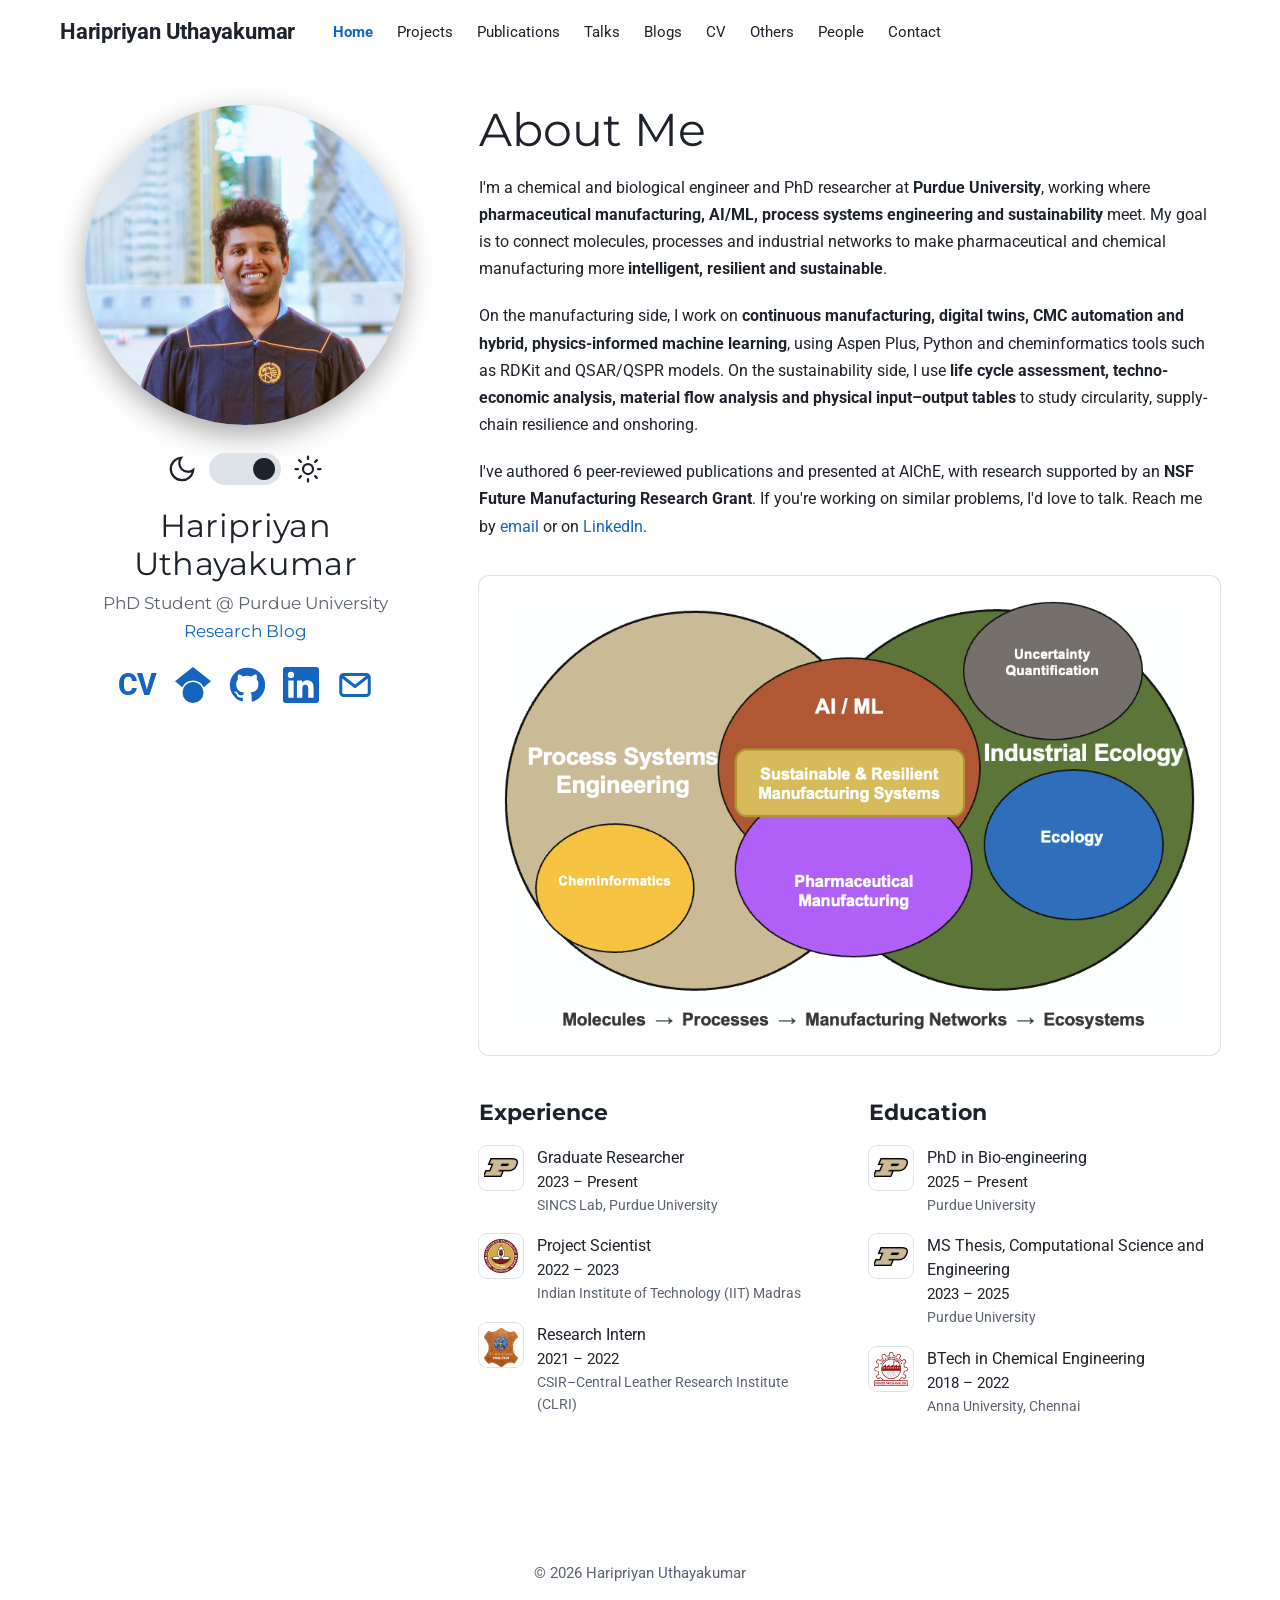
<file: index.html>
<!doctype html>
<html lang="en">
<head>
<meta charset="utf-8">
<meta name="viewport" content="width=device-width, initial-scale=1, viewport-fit=cover">
<title>Haripriyan Uthayakumar</title>
<meta name="description" content="Haripriyan Uthayakumar, PhD researcher at Purdue University working on AI, process systems engineering and sustainability for pharmaceutical manufacturing.">
<script>try { const t = localStorage.getItem('theme'); if (t) document.documentElement.dataset.theme = t; } catch (e) {}</script>
<link rel="icon" href="data:image/svg+xml,%3Csvg xmlns='http://www.w3.org/2000/svg' viewBox='0 0 32 32'%3E%3Ccircle cx='16' cy='16' r='15' fill='%235aa9ff'/%3E%3Ctext x='16' y='22' font-family='Arial' font-weight='700' font-size='16' text-anchor='middle' fill='%230f1115'%3EHU%3C/text%3E%3C/svg%3E">
<link rel="preconnect" href="https://fonts.googleapis.com">
<link rel="preconnect" href="https://fonts.gstatic.com" crossorigin>
<link rel="stylesheet" href="https://fonts.googleapis.com/css2?family=Montserrat:wght@400;700&family=Roboto:wght@400;500;700&display=swap">
<link rel="stylesheet" href="assets/style.css?v=20261102214230">
</head>
<body>
<script>
// Old one-page links (index.html#talks) now go to the matching page
(function () { var p = { projects: 1, publications: 1, talks: 1, blogs: 1, cv: 1, others: 1, contact: 1 };
  var h = location.hash.slice(1); if (p[h]) location.replace(h + '.html'); })();
</script>

<nav class="navbar" aria-label="Main">
  <div class="container">
    <a class="brand" href="index.html">Haripriyan Uthayakumar</a>
    <div class="nav-links">
      <a href="index.html" class="active" aria-current="page">Home</a>
      <a href="projects.html">Projects</a>
      <a href="publications.html">Publications</a>
      <a href="talks.html">Talks</a>
      <a href="blogs.html">Blogs</a>
      <a href="cv.html">CV</a>
      <a href="others.html">Others</a>
      <a href="people.html">People</a>
      <a href="contact.html">Contact</a>
    </div>
    <button id="menu" type="button" aria-label="Open menu" aria-expanded="false">
      <svg viewBox="0 0 24 24" fill="none" stroke="currentColor" stroke-width="2" stroke-linecap="round"><path d="M4 7h16M4 12h16M4 17h16"/></svg>
    </button>
  </div>
</nav>

<main>

<section class="section" id="home">
  <div class="container row">
    <div class="profile">
      <div class="avatar"><img src="assets/avatar.jpg" alt="Haripriyan Uthayakumar at Purdue University" width="640" height="640"></div>

      <div class="theme-switch">
        <svg viewBox="0 0 24 24" fill="none" stroke="currentColor" stroke-width="1.8" stroke-linecap="round" aria-hidden="true"><path d="M21 12.8A9 9 0 1 1 11.2 3a7 7 0 0 0 9.8 9.8z"/></svg>
        <button class="switch" type="button" role="switch" aria-label="Light theme" data-theme-toggle></button>
        <svg viewBox="0 0 24 24" fill="none" stroke="currentColor" stroke-width="1.8" stroke-linecap="round" aria-hidden="true"><circle cx="12" cy="12" r="4"/><path d="M12 2v2M12 20v2M4.9 4.9l1.4 1.4M17.7 17.7l1.4 1.4M2 12h2M20 12h2M4.9 19.1l1.4-1.4M17.7 6.3l1.4-1.4"/></svg>
      </div>

      <h2>Haripriyan Uthayakumar</h2>
      <p class="role">PhD Student @ Purdue University</p>
      <p class="org"><a href="blogs.html">Research Blog</a></p>

      <div class="icons">
        <a class="cv" href="cv.html" title="CV" aria-label="CV">CV</a>
        <a href="https://scholar.google.com/citations?user=K_mqgDwAAAAJ&amp;hl=en" target="_blank" rel="noopener" title="Google Scholar" aria-label="Google Scholar">
          <svg viewBox="0 0 24 24" fill="currentColor"><path d="M12 24a7 7 0 1 1 0-14 7 7 0 0 1 0 14zm0-24L0 9.5l4.84 3.92A8 8 0 0 1 12 9a8 8 0 0 1 7.16 4.42L24 9.5z"/></svg></a>
        <a href="https://github.com/HaripriyanUthayakumar2000" target="_blank" rel="noopener" title="GitHub" aria-label="GitHub">
          <svg viewBox="0 0 24 24" fill="currentColor"><path d="M12 .5a11.5 11.5 0 0 0-3.6 22.4c.6.1.8-.3.8-.6v-2c-3.2.7-3.9-1.5-3.9-1.5-.5-1.3-1.3-1.7-1.3-1.7-1-.7.1-.7.1-.7 1.2.1 1.8 1.2 1.8 1.2 1 1.8 2.8 1.3 3.5 1 .1-.8.4-1.3.7-1.6-2.6-.3-5.3-1.3-5.3-5.7 0-1.3.5-2.3 1.2-3.1-.1-.3-.5-1.5.1-3.1 0 0 1-.3 3.2 1.2a11 11 0 0 1 5.8 0c2.2-1.5 3.2-1.2 3.2-1.2.6 1.6.2 2.8.1 3.1.8.8 1.2 1.9 1.2 3.1 0 4.4-2.7 5.4-5.3 5.7.4.4.8 1.1.8 2.2v3.2c0 .3.2.7.8.6A11.5 11.5 0 0 0 12 .5z"/></svg></a>
        <a href="https://www.linkedin.com/in/haripriyan-uthayakumar-b885a01bb/" target="_blank" rel="noopener" title="LinkedIn" aria-label="LinkedIn">
          <svg viewBox="0 0 24 24" fill="currentColor"><path d="M20.4 20.5h-3.6v-5.6c0-1.3 0-3-1.8-3s-2.1 1.4-2.1 2.9v5.7H9.3V9h3.4v1.6c.5-.9 1.6-1.8 3.4-1.8 3.6 0 4.3 2.4 4.3 5.5v6.2zM5.3 7.4a2.1 2.1 0 1 1 0-4.2 2.1 2.1 0 0 1 0 4.2zM7.1 20.5H3.5V9h3.6v11.5zM22.2 0H1.8C.8 0 0 .8 0 1.7v20.6c0 .9.8 1.7 1.8 1.7h20.4c1 0 1.8-.8 1.8-1.7V1.7C24 .8 23.2 0 22.2 0z"/></svg></a>
        <a href="contact.html" title="Email" aria-label="Email">
          <svg viewBox="0 0 24 24" fill="none" stroke="currentColor" stroke-width="2" stroke-linejoin="round"><rect x="2.5" y="5" width="19" height="14" rx="2"/><path d="m3 6 9 7 9-7"/></svg></a>
      </div>
    </div>

    <div class="about">
      <h1>About Me</h1>
      <p>I'm a chemical and biological engineer and PhD researcher at <strong>Purdue University</strong>, working where <strong>pharmaceutical manufacturing, AI/ML, process systems engineering and sustainability</strong> meet. My goal is to connect molecules, processes and industrial networks to make pharmaceutical and chemical manufacturing more <strong>intelligent, resilient and sustainable</strong>.</p>
      <p>On the manufacturing side, I work on <strong>continuous manufacturing, digital twins, CMC automation and hybrid, physics-informed machine learning</strong>, using Aspen Plus, Python and cheminformatics tools such as RDKit and QSAR/QSPR models. On the sustainability side, I use <strong>life cycle assessment, techno-economic analysis, material flow analysis and physical input–output tables</strong> to study circularity, supply-chain resilience and onshoring.</p>
      <p>I've authored 6 peer-reviewed publications and presented at AIChE, with research supported by an <strong>NSF Future Manufacturing Research Grant</strong>. If you're working on similar problems, I'd love to talk. Reach me by <a href="contact.html">email</a> or on <a href="https://www.linkedin.com/in/haripriyan-uthayakumar-b885a01bb/" target="_blank" rel="noopener">LinkedIn</a>.</p>

      <figure class="overview">
        <button type="button" class="photo" data-full="assets/research-overview.png" data-caption="Research overview: from molecules to processes to manufacturing networks to ecosystems"><img src="assets/research-overview.png" alt="Research overview diagram. Process Systems Engineering (including Cheminformatics) overlaps with Industrial Ecology (including Ecology and Uncertainty Quantification). Where they meet sit AI/ML and Pharmaceutical Manufacturing, and at the center Sustainable and Resilient Manufacturing Systems. The scale runs from molecules to processes to manufacturing networks to ecosystems." loading="lazy"></button>
      </figure>

      <div class="split">
        <div>
          <h3 class="h-sub">Experience</h3>
          <ul class="ul-icons edu">
            <li>
              <span class="logo-tile"><img src="assets/logos/purdue.png" alt="Purdue University logo" style="width:34px;height:auto"></span>
              <div><span class="t">Graduate Researcher</span><span class="d">2023 – Present</span><span class="m">SINCS Lab, Purdue University</span></div>
            </li>
            <li>
              <span class="logo-tile"><img src="assets/logos/iitm.png" alt="IIT Madras logo" style="width:34px;height:auto"></span>
              <div><span class="t">Project Scientist</span><span class="d">2022 – 2023</span><span class="m">Indian Institute of Technology (IIT) Madras</span></div>
            </li>
            <li>
              <span class="logo-tile"><img src="assets/logos/clri.png" alt="CSIR-CLRI logo" style="width:34px;height:auto"></span>
              <div><span class="t">Research Intern</span><span class="d">2021 – 2022</span><span class="m">CSIR–Central Leather Research Institute (CLRI)</span></div>
            </li>
          </ul>
        </div>
        <div>
          <h3 class="h-sub">Education</h3>
          <ul class="ul-icons edu">
            <li>
              <span class="logo-tile"><img src="assets/logos/purdue.png" alt="Purdue University logo" style="width:34px;height:auto"></span>
              <div><span class="t">PhD in Bio-engineering</span><span class="d">2025 – Present</span><span class="m">Purdue University</span></div>
            </li>
            <li>
              <span class="logo-tile"><img src="assets/logos/purdue.png" alt="Purdue University logo" style="width:34px;height:auto"></span>
              <div><span class="t">MS Thesis, Computational Science and Engineering</span><span class="d">2023 – 2025</span><span class="m">Purdue University</span></div>
            </li>
            <li>
              <span class="logo-tile"><img src="assets/logos/anna.png" alt="Anna University logo" style="width:34px;height:auto"></span>
              <div><span class="t">BTech in Chemical Engineering</span><span class="d">2018 – 2022</span><span class="m">Anna University, Chennai</span></div>
            </li>
          </ul>
        </div>
      </div>
    </div>
  </div>
</section>

</main>

<dialog id="lightbox" aria-label="Photo">
  <button type="button" class="lb-close" aria-label="Close">×</button>
  <img alt="">
  <p class="lb-cap"></p>
</dialog>

<footer>
  <div class="container">© <span id="yr">2026</span> Haripriyan Uthayakumar</div>
</footer>

<script src="assets/site.js?v=20261102214230"></script>
</body>
</html>
</file>
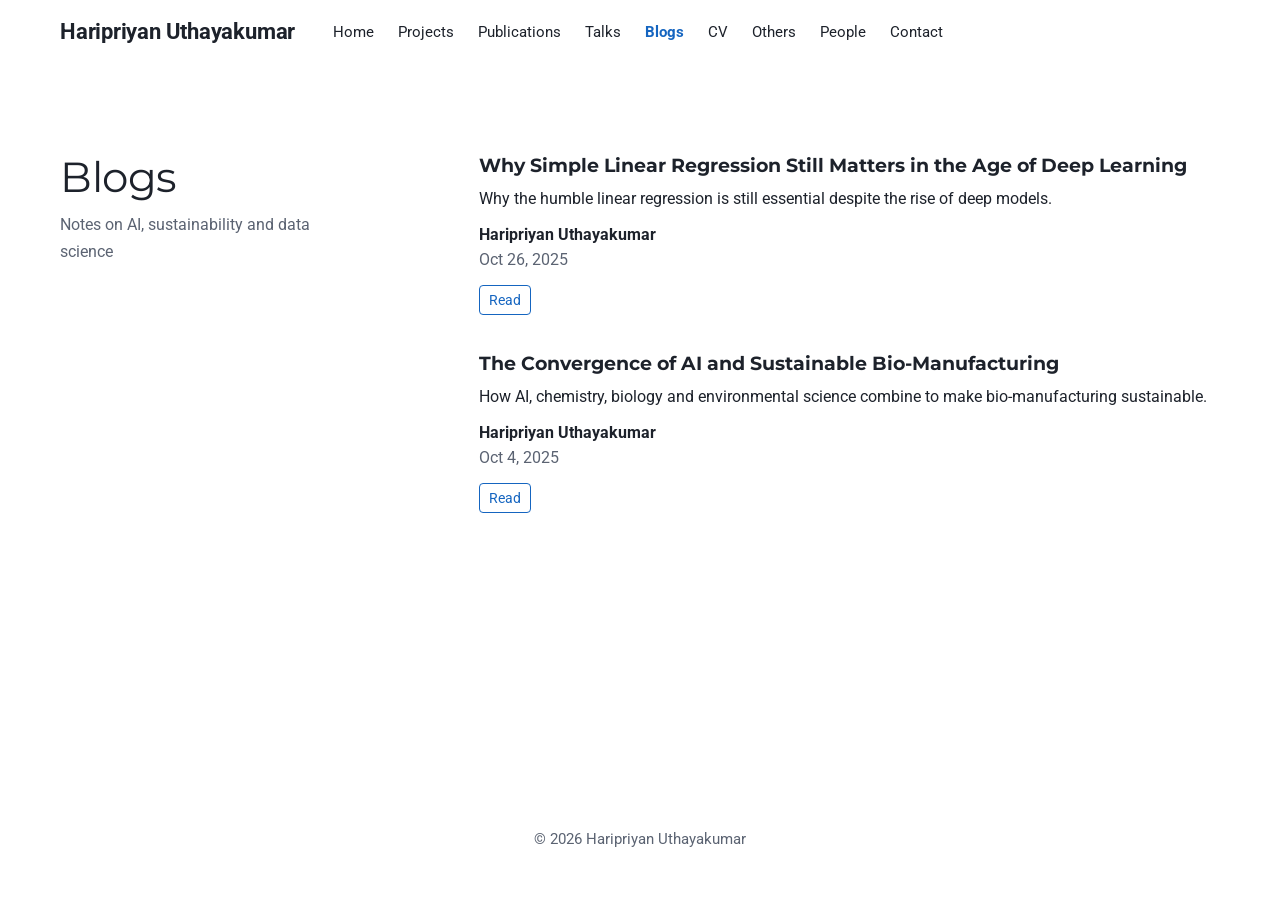
<file: blogs.html>
<!doctype html>
<html lang="en">
<head>
<meta charset="utf-8">
<meta name="viewport" content="width=device-width, initial-scale=1, viewport-fit=cover">
<title>Blogs · Haripriyan Uthayakumar</title>
<meta name="description" content="Haripriyan Uthayakumar, PhD researcher at Purdue University working on AI, process systems engineering and sustainability for pharmaceutical manufacturing.">
<script>try { const t = localStorage.getItem('theme'); if (t) document.documentElement.dataset.theme = t; } catch (e) {}</script>
<link rel="icon" href="data:image/svg+xml,%3Csvg xmlns='http://www.w3.org/2000/svg' viewBox='0 0 32 32'%3E%3Ccircle cx='16' cy='16' r='15' fill='%235aa9ff'/%3E%3Ctext x='16' y='22' font-family='Arial' font-weight='700' font-size='16' text-anchor='middle' fill='%230f1115'%3EHU%3C/text%3E%3C/svg%3E">
<link rel="preconnect" href="https://fonts.googleapis.com">
<link rel="preconnect" href="https://fonts.gstatic.com" crossorigin>
<link rel="stylesheet" href="https://fonts.googleapis.com/css2?family=Montserrat:wght@400;700&family=Roboto:wght@400;500;700&display=swap">
<link rel="stylesheet" href="assets/style.css?v=20261102214230">
</head>
<body>

<nav class="navbar" aria-label="Main">
  <div class="container">
    <a class="brand" href="index.html">Haripriyan Uthayakumar</a>
    <div class="nav-links">
      <a href="index.html">Home</a>
      <a href="projects.html">Projects</a>
      <a href="publications.html">Publications</a>
      <a href="talks.html">Talks</a>
      <a href="blogs.html" class="active" aria-current="page">Blogs</a>
      <a href="cv.html">CV</a>
      <a href="others.html">Others</a>
      <a href="people.html">People</a>
      <a href="contact.html">Contact</a>
    </div>
    <button id="menu" type="button" aria-label="Open menu" aria-expanded="false">
      <svg viewBox="0 0 24 24" fill="none" stroke="currentColor" stroke-width="2" stroke-linecap="round"><path d="M4 7h16M4 12h16M4 17h16"/></svg>
    </button>
  </div>
</nav>

<main>

<section class="section" id="blogs">
  <div class="container row">
    <div>
      <h2 class="section-title">Blogs</h2>
      <p class="section-sub">Notes on AI, sustainability and data science</p>
    </div>
    <div class="items">
      <article class="item no-thumb">
        <div>
          <h3><a href="blog/linear-regression-matters.html">Why Simple Linear Regression Still Matters in the Age of Deep Learning</a></h3>
          <p class="summary">Why the humble linear regression is still essential despite the rise of deep models.</p>
          <p class="meta"><strong>Haripriyan Uthayakumar</strong><br>Oct 26, 2025</p>
          <div class="btns"><a class="btn-o" href="blog/linear-regression-matters.html">Read</a></div>
        </div>
      </article>
      <article class="item no-thumb">
        <div>
          <h3><a href="blog/ai-bio-manufacturing.html">The Convergence of AI and Sustainable Bio-Manufacturing</a></h3>
          <p class="summary">How AI, chemistry, biology and environmental science combine to make bio-manufacturing sustainable.</p>
          <p class="meta"><strong>Haripriyan Uthayakumar</strong><br>Oct 4, 2025</p>
          <div class="btns"><a class="btn-o" href="blog/ai-bio-manufacturing.html">Read</a></div>
        </div>
      </article>
    </div>
  </div>
</section>

</main>

<dialog id="lightbox" aria-label="Photo">
  <button type="button" class="lb-close" aria-label="Close">×</button>
  <img alt="">
  <p class="lb-cap"></p>
</dialog>

<footer>
  <div class="container">© <span id="yr">2026</span> Haripriyan Uthayakumar</div>
</footer>

<script src="assets/site.js?v=20261102214230"></script>
</body>
</html>
</file>
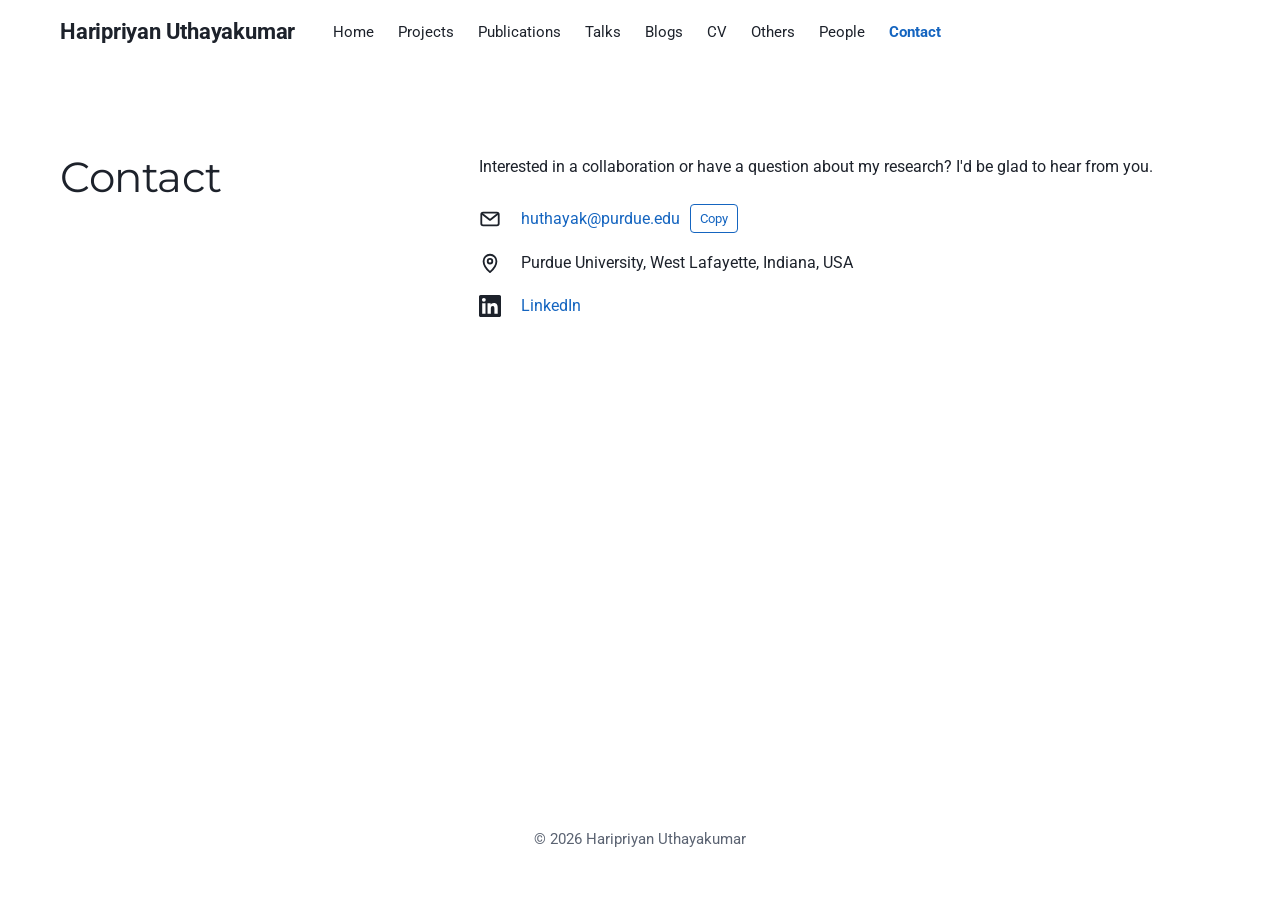
<file: contact.html>
<!doctype html>
<html lang="en">
<head>
<meta charset="utf-8">
<meta name="viewport" content="width=device-width, initial-scale=1, viewport-fit=cover">
<title>Contact · Haripriyan Uthayakumar</title>
<meta name="description" content="Haripriyan Uthayakumar, PhD researcher at Purdue University working on AI, process systems engineering and sustainability for pharmaceutical manufacturing.">
<script>try { const t = localStorage.getItem('theme'); if (t) document.documentElement.dataset.theme = t; } catch (e) {}</script>
<link rel="icon" href="data:image/svg+xml,%3Csvg xmlns='http://www.w3.org/2000/svg' viewBox='0 0 32 32'%3E%3Ccircle cx='16' cy='16' r='15' fill='%235aa9ff'/%3E%3Ctext x='16' y='22' font-family='Arial' font-weight='700' font-size='16' text-anchor='middle' fill='%230f1115'%3EHU%3C/text%3E%3C/svg%3E">
<link rel="preconnect" href="https://fonts.googleapis.com">
<link rel="preconnect" href="https://fonts.gstatic.com" crossorigin>
<link rel="stylesheet" href="https://fonts.googleapis.com/css2?family=Montserrat:wght@400;700&family=Roboto:wght@400;500;700&display=swap">
<link rel="stylesheet" href="assets/style.css?v=20261102214230">
</head>
<body>

<nav class="navbar" aria-label="Main">
  <div class="container">
    <a class="brand" href="index.html">Haripriyan Uthayakumar</a>
    <div class="nav-links">
      <a href="index.html">Home</a>
      <a href="projects.html">Projects</a>
      <a href="publications.html">Publications</a>
      <a href="talks.html">Talks</a>
      <a href="blogs.html">Blogs</a>
      <a href="cv.html">CV</a>
      <a href="others.html">Others</a>
      <a href="people.html">People</a>
      <a href="contact.html" class="active" aria-current="page">Contact</a>
    </div>
    <button id="menu" type="button" aria-label="Open menu" aria-expanded="false">
      <svg viewBox="0 0 24 24" fill="none" stroke="currentColor" stroke-width="2" stroke-linecap="round"><path d="M4 7h16M4 12h16M4 17h16"/></svg>
    </button>
  </div>
</nav>

<main>

<section class="section" id="contact">
  <div class="container row">
    <div>
      <h2 class="section-title">Contact</h2>
    </div>
    <div>
      <p style="margin:0">Interested in a collaboration or have a question about my research? I'd be glad to hear from you.</p>
      <ul class="contact-list">
        <li>
          <svg viewBox="0 0 24 24" fill="none" stroke="currentColor" stroke-width="2" stroke-linejoin="round"><rect x="2.5" y="5" width="19" height="14" rx="2"/><path d="m3 6 9 7 9-7"/></svg>
          <div class="email-row"><a id="mail" href="mailto:huthayak@purdue.edu">huthayak@purdue.edu</a><button class="btn-o" id="copy" type="button">Copy</button></div>
        </li>
        <li>
          <svg viewBox="0 0 24 24" fill="none" stroke="currentColor" stroke-width="2" stroke-linejoin="round"><path d="M12 22s7-6.2 7-12a7 7 0 0 0-14 0c0 5.8 7 12 7 12z"/><circle cx="12" cy="10" r="2.5"/></svg>
          <span>Purdue University, West Lafayette, Indiana, USA</span>
        </li>
        <li>
          <svg viewBox="0 0 24 24" fill="currentColor"><path d="M20.4 20.5h-3.6v-5.6c0-1.3 0-3-1.8-3s-2.1 1.4-2.1 2.9v5.7H9.3V9h3.4v1.6c.5-.9 1.6-1.8 3.4-1.8 3.6 0 4.3 2.4 4.3 5.5v6.2zM5.3 7.4a2.1 2.1 0 1 1 0-4.2 2.1 2.1 0 0 1 0 4.2zM7.1 20.5H3.5V9h3.6v11.5zM22.2 0H1.8C.8 0 0 .8 0 1.7v20.6c0 .9.8 1.7 1.8 1.7h20.4c1 0 1.8-.8 1.8-1.7V1.7C24 .8 23.2 0 22.2 0z"/></svg>
          <a href="https://www.linkedin.com/in/haripriyan-uthayakumar-b885a01bb/" target="_blank" rel="noopener">LinkedIn</a>
        </li>
      </ul>
    </div>
  </div>
</section>

</main>

<dialog id="lightbox" aria-label="Photo">
  <button type="button" class="lb-close" aria-label="Close">×</button>
  <img alt="">
  <p class="lb-cap"></p>
</dialog>

<footer>
  <div class="container">© <span id="yr">2026</span> Haripriyan Uthayakumar</div>
</footer>

<script src="assets/site.js?v=20261102214230"></script>
</body>
</html>
</file>
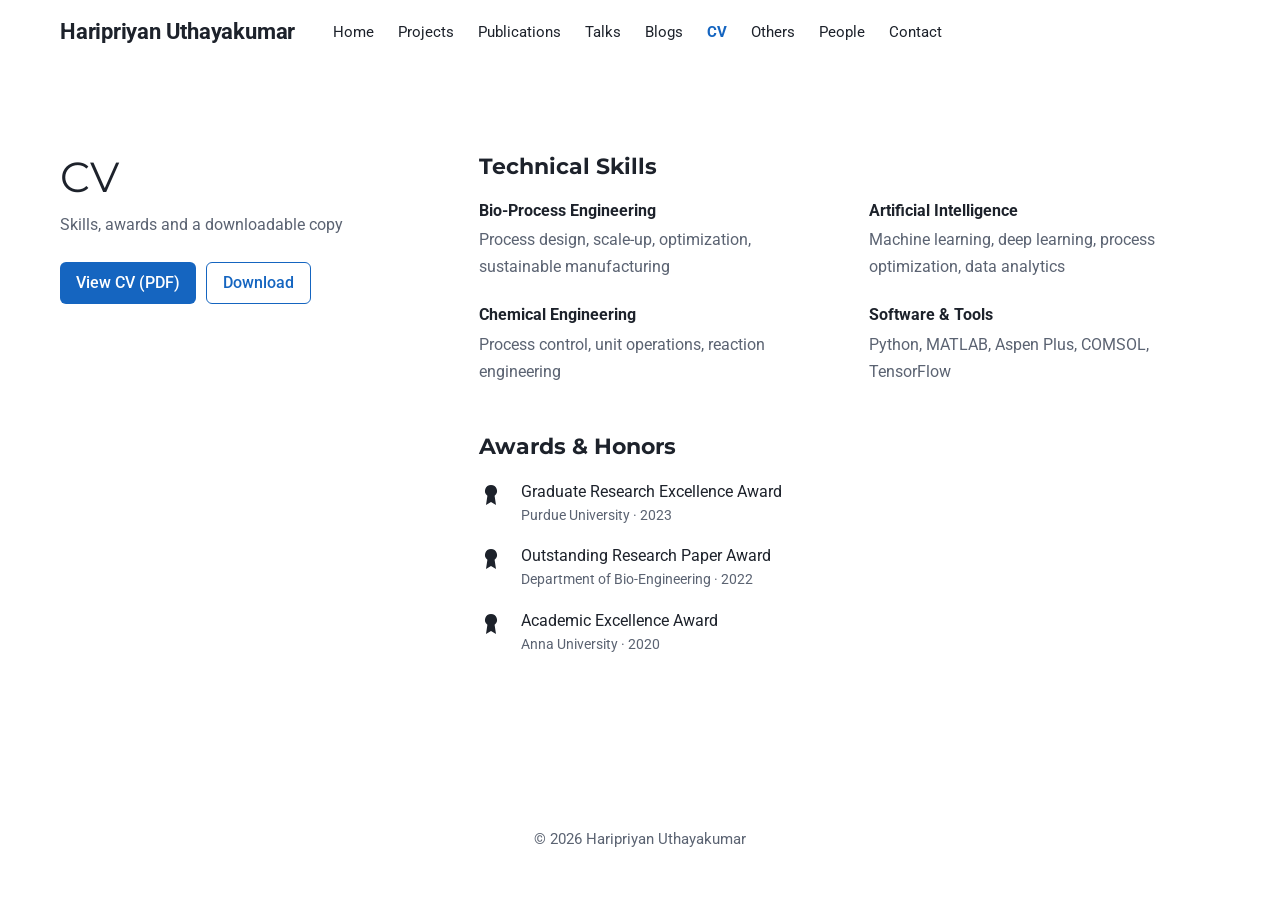
<file: cv.html>
<!doctype html>
<html lang="en">
<head>
<meta charset="utf-8">
<meta name="viewport" content="width=device-width, initial-scale=1, viewport-fit=cover">
<title>CV · Haripriyan Uthayakumar</title>
<meta name="description" content="Haripriyan Uthayakumar, PhD researcher at Purdue University working on AI, process systems engineering and sustainability for pharmaceutical manufacturing.">
<script>try { const t = localStorage.getItem('theme'); if (t) document.documentElement.dataset.theme = t; } catch (e) {}</script>
<link rel="icon" href="data:image/svg+xml,%3Csvg xmlns='http://www.w3.org/2000/svg' viewBox='0 0 32 32'%3E%3Ccircle cx='16' cy='16' r='15' fill='%235aa9ff'/%3E%3Ctext x='16' y='22' font-family='Arial' font-weight='700' font-size='16' text-anchor='middle' fill='%230f1115'%3EHU%3C/text%3E%3C/svg%3E">
<link rel="preconnect" href="https://fonts.googleapis.com">
<link rel="preconnect" href="https://fonts.gstatic.com" crossorigin>
<link rel="stylesheet" href="https://fonts.googleapis.com/css2?family=Montserrat:wght@400;700&family=Roboto:wght@400;500;700&display=swap">
<link rel="stylesheet" href="assets/style.css?v=20261102214230">
</head>
<body>

<nav class="navbar" aria-label="Main">
  <div class="container">
    <a class="brand" href="index.html">Haripriyan Uthayakumar</a>
    <div class="nav-links">
      <a href="index.html">Home</a>
      <a href="projects.html">Projects</a>
      <a href="publications.html">Publications</a>
      <a href="talks.html">Talks</a>
      <a href="blogs.html">Blogs</a>
      <a href="cv.html" class="active" aria-current="page">CV</a>
      <a href="others.html">Others</a>
      <a href="people.html">People</a>
      <a href="contact.html">Contact</a>
    </div>
    <button id="menu" type="button" aria-label="Open menu" aria-expanded="false">
      <svg viewBox="0 0 24 24" fill="none" stroke="currentColor" stroke-width="2" stroke-linecap="round"><path d="M4 7h16M4 12h16M4 17h16"/></svg>
    </button>
  </div>
</nav>

<main>

<section class="section" id="cv">
  <div class="container row">
    <div>
      <h2 class="section-title">CV</h2>
      <p class="section-sub">Skills, awards and a downloadable copy</p>
      <div class="btns" style="margin-top:24px">
        <a class="btn-solid" href="assets/cv.pdf" target="_blank" rel="noopener">View CV (PDF)</a>
        <a class="btn-o lg" href="assets/cv.pdf" download="Haripriyan-Uthayakumar-CV.pdf">Download</a>
      </div>
    </div>
    <div>
      <h3 class="h-sub">Technical Skills</h3>
      <div class="skills">
        <div><h4>Bio-Process Engineering</h4><p>Process design, scale-up, optimization, sustainable manufacturing</p></div>
        <div><h4>Artificial Intelligence</h4><p>Machine learning, deep learning, process optimization, data analytics</p></div>
        <div><h4>Chemical Engineering</h4><p>Process control, unit operations, reaction engineering</p></div>
        <div><h4>Software &amp; Tools</h4><p>Python, MATLAB, Aspen Plus, COMSOL, TensorFlow</p></div>
      </div>

      <h3 class="h-sub" style="margin-top:48px">Awards &amp; Honors</h3>
      <ul class="ul-icons">
        <li>
          <svg viewBox="0 0 24 24" fill="currentColor"><path d="M12 2a6 6 0 0 1 3.6 10.8L17 22l-5-3-5 3 1.4-9.2A6 6 0 0 1 12 2z"/></svg>
          <div><span class="t">Graduate Research Excellence Award</span><span class="m">Purdue University · 2023</span></div>
        </li>
        <li>
          <svg viewBox="0 0 24 24" fill="currentColor"><path d="M12 2a6 6 0 0 1 3.6 10.8L17 22l-5-3-5 3 1.4-9.2A6 6 0 0 1 12 2z"/></svg>
          <div><span class="t">Outstanding Research Paper Award</span><span class="m">Department of Bio-Engineering · 2022</span></div>
        </li>
        <li>
          <svg viewBox="0 0 24 24" fill="currentColor"><path d="M12 2a6 6 0 0 1 3.6 10.8L17 22l-5-3-5 3 1.4-9.2A6 6 0 0 1 12 2z"/></svg>
          <div><span class="t">Academic Excellence Award</span><span class="m">Anna University · 2020</span></div>
        </li>
      </ul>

    </div>
  </div>
</section>

</main>

<dialog id="lightbox" aria-label="Photo">
  <button type="button" class="lb-close" aria-label="Close">×</button>
  <img alt="">
  <p class="lb-cap"></p>
</dialog>

<footer>
  <div class="container">© <span id="yr">2026</span> Haripriyan Uthayakumar</div>
</footer>

<script src="assets/site.js?v=20261102214230"></script>
</body>
</html>
</file>
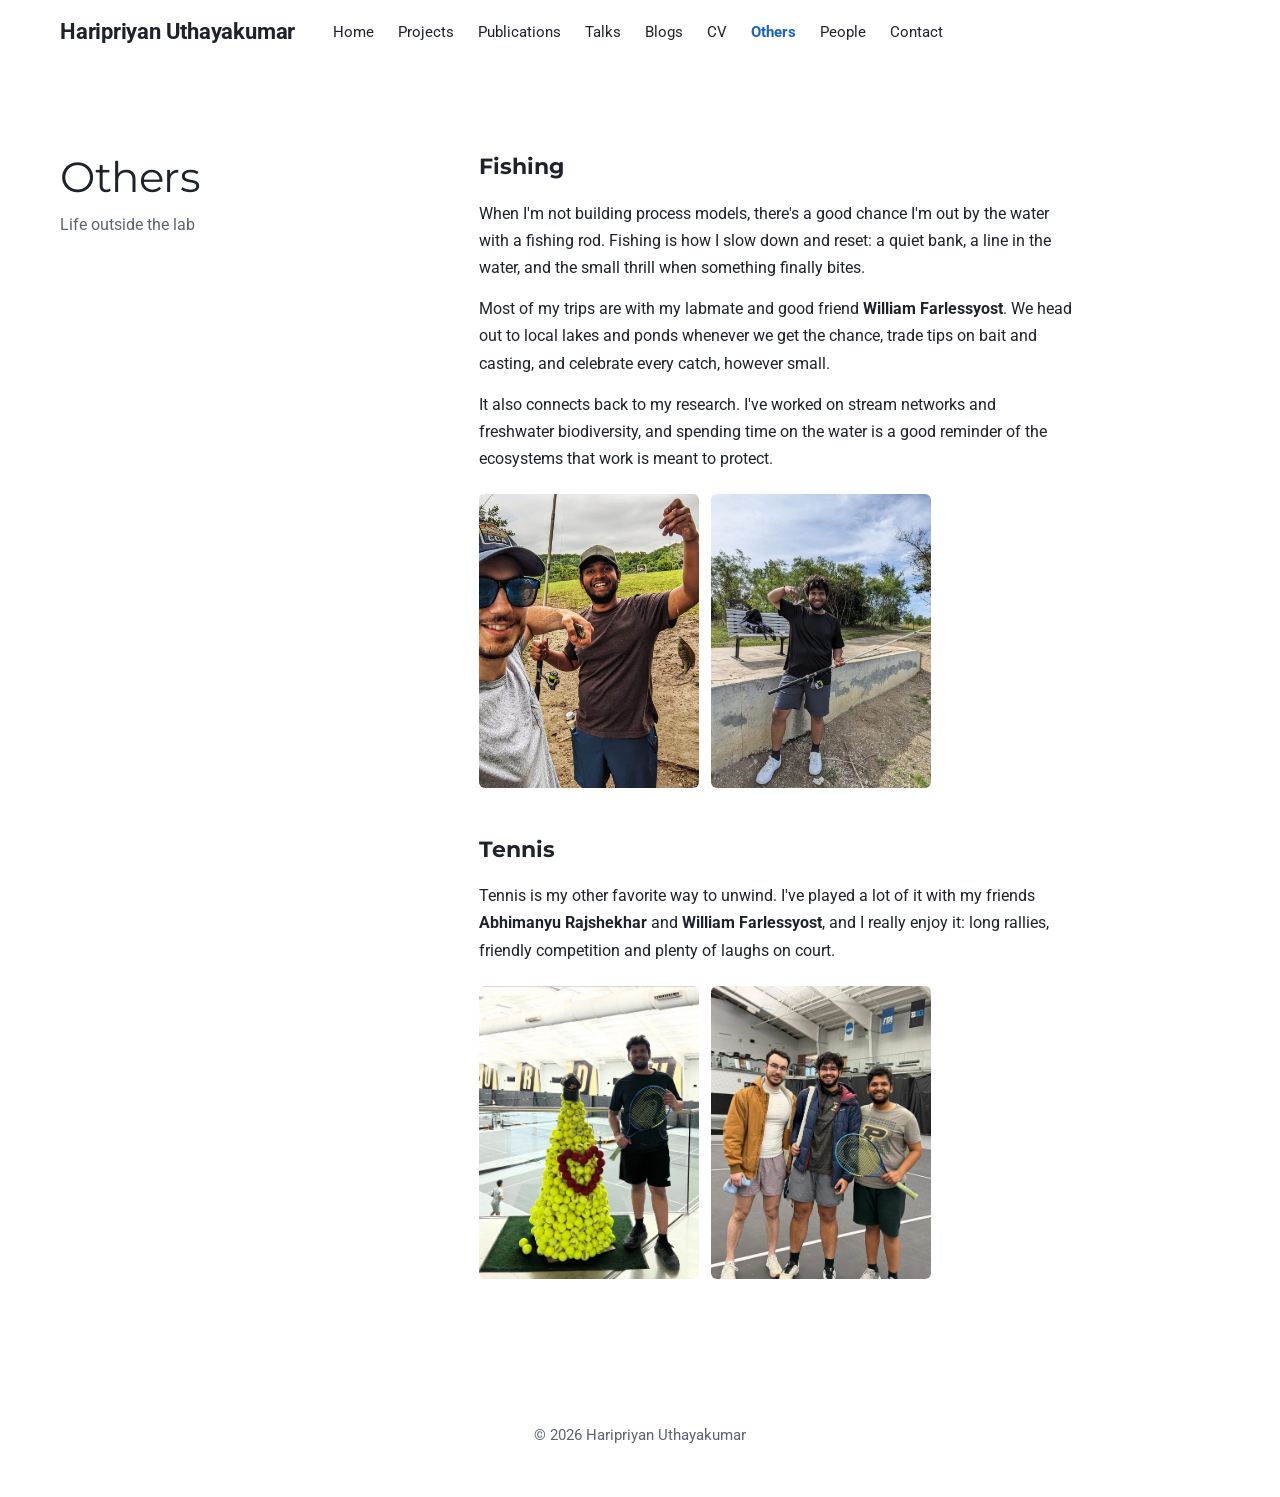
<file: others.html>
<!doctype html>
<html lang="en">
<head>
<meta charset="utf-8">
<meta name="viewport" content="width=device-width, initial-scale=1, viewport-fit=cover">
<title>Others · Haripriyan Uthayakumar</title>
<meta name="description" content="Haripriyan Uthayakumar, PhD researcher at Purdue University working on AI, process systems engineering and sustainability for pharmaceutical manufacturing.">
<script>try { const t = localStorage.getItem('theme'); if (t) document.documentElement.dataset.theme = t; } catch (e) {}</script>
<link rel="icon" href="data:image/svg+xml,%3Csvg xmlns='http://www.w3.org/2000/svg' viewBox='0 0 32 32'%3E%3Ccircle cx='16' cy='16' r='15' fill='%235aa9ff'/%3E%3Ctext x='16' y='22' font-family='Arial' font-weight='700' font-size='16' text-anchor='middle' fill='%230f1115'%3EHU%3C/text%3E%3C/svg%3E">
<link rel="preconnect" href="https://fonts.googleapis.com">
<link rel="preconnect" href="https://fonts.gstatic.com" crossorigin>
<link rel="stylesheet" href="https://fonts.googleapis.com/css2?family=Montserrat:wght@400;700&family=Roboto:wght@400;500;700&display=swap">
<link rel="stylesheet" href="assets/style.css?v=20261102214230">
</head>
<body>

<nav class="navbar" aria-label="Main">
  <div class="container">
    <a class="brand" href="index.html">Haripriyan Uthayakumar</a>
    <div class="nav-links">
      <a href="index.html">Home</a>
      <a href="projects.html">Projects</a>
      <a href="publications.html">Publications</a>
      <a href="talks.html">Talks</a>
      <a href="blogs.html">Blogs</a>
      <a href="cv.html">CV</a>
      <a href="others.html" class="active" aria-current="page">Others</a>
      <a href="people.html">People</a>
      <a href="contact.html">Contact</a>
    </div>
    <button id="menu" type="button" aria-label="Open menu" aria-expanded="false">
      <svg viewBox="0 0 24 24" fill="none" stroke="currentColor" stroke-width="2" stroke-linecap="round"><path d="M4 7h16M4 12h16M4 17h16"/></svg>
    </button>
  </div>
</nav>

<main>

<section class="section" id="others">
  <div class="container row">
    <div>
      <h2 class="section-title">Others</h2>
      <p class="section-sub">Life outside the lab</p>
    </div>
    <div>
      <h3 class="h-sub">Fishing</h3>
      <div class="prose-block">
        <p>When I'm not building process models, there's a good chance I'm out by the water with a fishing rod. Fishing is how I slow down and reset: a quiet bank, a line in the water, and the small thrill when something finally bites.</p>
        <p>Most of my trips are with my labmate and good friend <strong>William Farlessyost</strong>. We head out to local lakes and ponds whenever we get the chance, trade tips on bait and casting, and celebrate every catch, however small.</p>
        <p>It also connects back to my research. I've worked on stream networks and freshwater biodiversity, and spending time on the water is a good reminder of the ecosystems that work is meant to protect.</p>
      </div>
      <div class="gallery g2">
        <button type="button" class="photo" data-full="assets/others/fishing-william.jpg" data-caption="Fishing with my labmate and friend William Farlessyost"><img src="assets/others/fishing-william.jpg" alt="Haripriyan and William Farlessyost holding up the fish they caught" loading="lazy"></button>
        <button type="button" class="photo" data-full="assets/others/fishing-catch.jpg" data-caption="A small catch on a sunny afternoon"><img src="assets/others/fishing-catch.jpg" alt="Haripriyan holding a small fish and a fishing rod by a path" loading="lazy"></button>
      </div>
      <h3 class="h-sub" style="margin-top:48px">Tennis</h3>
      <div class="prose-block">
        <p>Tennis is my other favorite way to unwind. I've played a lot of it with my friends <strong>Abhimanyu Rajshekhar</strong> and <strong>William Farlessyost</strong>, and I really enjoy it: long rallies, friendly competition and plenty of laughs on court.</p>
      </div>
      <div class="gallery g2">
        <button type="button" class="photo" data-full="assets/others/tennis-courts.jpg" data-caption="At the Purdue tennis courts"><img src="assets/others/tennis-courts.jpg" alt="Haripriyan holding a tennis racket at Purdue's indoor tennis courts" loading="lazy"></button>
        <button type="button" class="photo" data-full="assets/others/tennis-friends.jpg" data-caption="After a game with Abhimanyu Rajshekhar and William Farlessyost"><img src="assets/others/tennis-friends.jpg" alt="Haripriyan with two friends on an indoor tennis court" loading="lazy"></button>
      </div>
    </div>
  </div>
</section>

</main>

<dialog id="lightbox" aria-label="Photo">
  <button type="button" class="lb-close" aria-label="Close">×</button>
  <img alt="">
  <p class="lb-cap"></p>
</dialog>

<footer>
  <div class="container">© <span id="yr">2026</span> Haripriyan Uthayakumar</div>
</footer>

<script src="assets/site.js?v=20261102214230"></script>
</body>
</html>
</file>
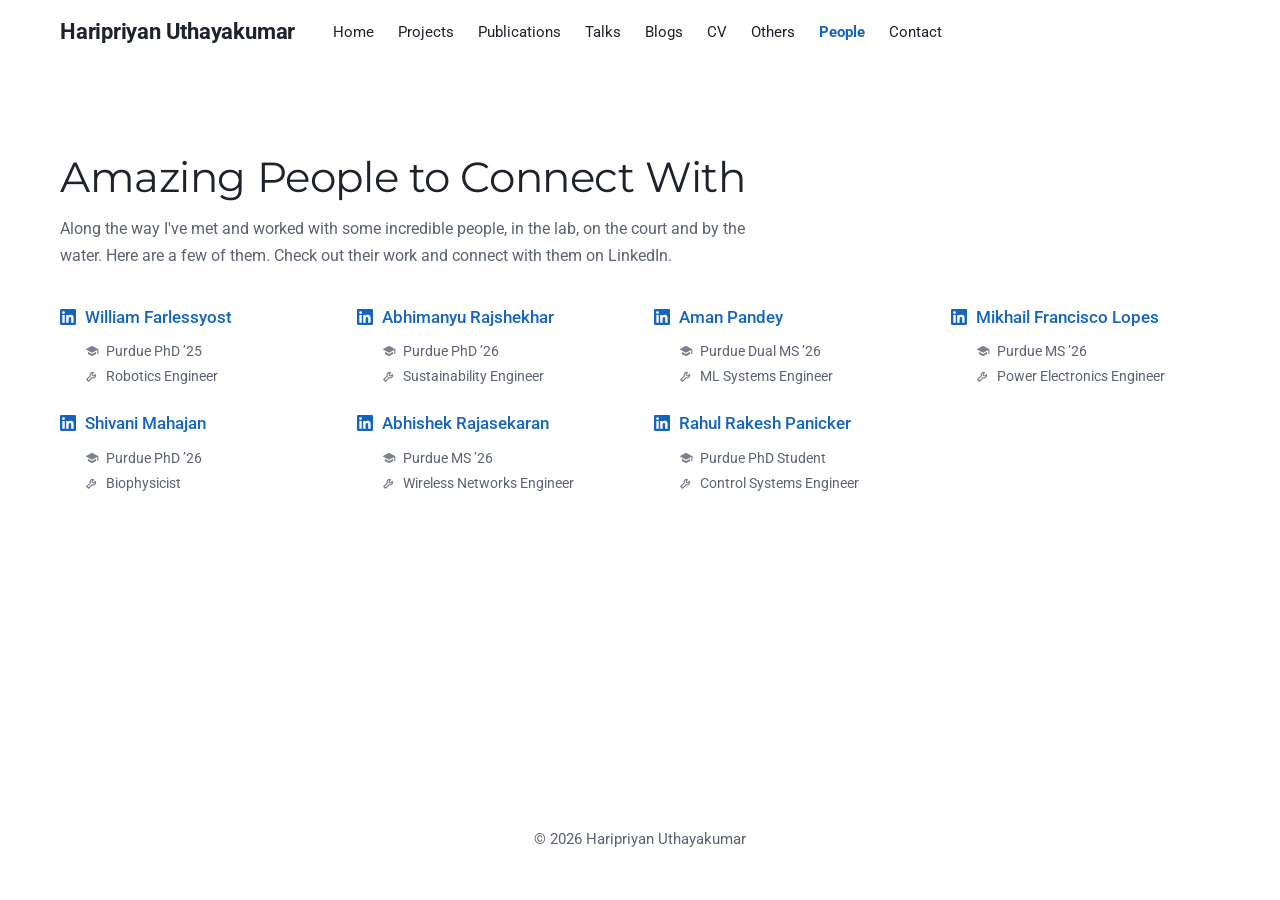
<file: people.html>
<!doctype html>
<html lang="en">
<head>
<meta charset="utf-8">
<meta name="viewport" content="width=device-width, initial-scale=1, viewport-fit=cover">
<title>People · Haripriyan Uthayakumar</title>
<meta name="description" content="Haripriyan Uthayakumar, PhD researcher at Purdue University working on AI, process systems engineering and sustainability for pharmaceutical manufacturing.">
<script>try { const t = localStorage.getItem('theme'); if (t) document.documentElement.dataset.theme = t; } catch (e) {}</script>
<link rel="icon" href="data:image/svg+xml,%3Csvg xmlns='http://www.w3.org/2000/svg' viewBox='0 0 32 32'%3E%3Ccircle cx='16' cy='16' r='15' fill='%235aa9ff'/%3E%3Ctext x='16' y='22' font-family='Arial' font-weight='700' font-size='16' text-anchor='middle' fill='%230f1115'%3EHU%3C/text%3E%3C/svg%3E">
<link rel="preconnect" href="https://fonts.googleapis.com">
<link rel="preconnect" href="https://fonts.gstatic.com" crossorigin>
<link rel="stylesheet" href="https://fonts.googleapis.com/css2?family=Montserrat:wght@400;700&family=Roboto:wght@400;500;700&display=swap">
<link rel="stylesheet" href="assets/style.css?v=20261102214230">
</head>
<body>

<nav class="navbar" aria-label="Main">
  <div class="container">
    <a class="brand" href="index.html">Haripriyan Uthayakumar</a>
    <div class="nav-links">
      <a href="index.html">Home</a>
      <a href="projects.html">Projects</a>
      <a href="publications.html">Publications</a>
      <a href="talks.html">Talks</a>
      <a href="blogs.html">Blogs</a>
      <a href="cv.html">CV</a>
      <a href="others.html">Others</a>
      <a href="people.html" class="active" aria-current="page">People</a>
      <a href="contact.html">Contact</a>
    </div>
    <button id="menu" type="button" aria-label="Open menu" aria-expanded="false">
      <svg viewBox="0 0 24 24" fill="none" stroke="currentColor" stroke-width="2" stroke-linecap="round"><path d="M4 7h16M4 12h16M4 17h16"/></svg>
    </button>
  </div>
</nav>

<main>

<section class="section" id="people">
  <div class="container">
    <h2 class="section-title">Amazing People to Connect With</h2>
    <p class="people-intro">Along the way I've met and worked with some incredible people, in the lab, on the court and by the water. Here are a few of them. Check out their work and connect with them on LinkedIn.</p>
    <ul class="people">
        <li class="person">
          <a class="person-name" href="https://www.linkedin.com/in/farlessyost/" target="_blank" rel="noopener"><svg viewBox="0 0 24 24" fill="currentColor" aria-hidden="true"><path d="M20.4 20.5h-3.6v-5.6c0-1.3 0-3-1.8-3s-2.1 1.4-2.1 2.9v5.7H9.3V9h3.4v1.6c.5-.9 1.6-1.8 3.4-1.8 3.6 0 4.3 2.4 4.3 5.5v6.2zM5.3 7.4a2.1 2.1 0 1 1 0-4.2 2.1 2.1 0 0 1 0 4.2zM7.1 20.5H3.5V9h3.6v11.5zM22.2 0H1.8C.8 0 0 .8 0 1.7v20.6c0 .9.8 1.7 1.8 1.7h20.4c1 0 1.8-.8 1.8-1.7V1.7C24 .8 23.2 0 22.2 0z"/></svg><span>William Farlessyost</span></a>
          <p class="person-line"><svg viewBox="0 0 24 24" fill="currentColor" aria-hidden="true"><path d="M12 3 1 9l11 6 9-4.9V17h2V9L12 3zM5 13.2v4L12 21l7-3.8v-4L12 17l-7-3.8z"/></svg><span>Purdue PhD ’25</span></p>
          <p class="person-line"><svg viewBox="0 0 24 24" fill="none" stroke="currentColor" stroke-width="2" stroke-linecap="round" stroke-linejoin="round" aria-hidden="true"><path d="M14.7 6.3a4 4 0 0 0-5.4 5.4L3 18l3 3 6.3-6.3a4 4 0 0 0 5.4-5.4l-2.5 2.5-2.4-.6-.6-2.4z"/></svg><span>Robotics Engineer</span></p>
        </li>
        <li class="person">
          <a class="person-name" href="https://www.linkedin.com/in/abhimanyu-raj-shekhar-26885b166/" target="_blank" rel="noopener"><svg viewBox="0 0 24 24" fill="currentColor" aria-hidden="true"><path d="M20.4 20.5h-3.6v-5.6c0-1.3 0-3-1.8-3s-2.1 1.4-2.1 2.9v5.7H9.3V9h3.4v1.6c.5-.9 1.6-1.8 3.4-1.8 3.6 0 4.3 2.4 4.3 5.5v6.2zM5.3 7.4a2.1 2.1 0 1 1 0-4.2 2.1 2.1 0 0 1 0 4.2zM7.1 20.5H3.5V9h3.6v11.5zM22.2 0H1.8C.8 0 0 .8 0 1.7v20.6c0 .9.8 1.7 1.8 1.7h20.4c1 0 1.8-.8 1.8-1.7V1.7C24 .8 23.2 0 22.2 0z"/></svg><span>Abhimanyu Rajshekhar</span></a>
          <p class="person-line"><svg viewBox="0 0 24 24" fill="currentColor" aria-hidden="true"><path d="M12 3 1 9l11 6 9-4.9V17h2V9L12 3zM5 13.2v4L12 21l7-3.8v-4L12 17l-7-3.8z"/></svg><span>Purdue PhD ’26</span></p>
          <p class="person-line"><svg viewBox="0 0 24 24" fill="none" stroke="currentColor" stroke-width="2" stroke-linecap="round" stroke-linejoin="round" aria-hidden="true"><path d="M14.7 6.3a4 4 0 0 0-5.4 5.4L3 18l3 3 6.3-6.3a4 4 0 0 0 5.4-5.4l-2.5 2.5-2.4-.6-.6-2.4z"/></svg><span>Sustainability Engineer</span></p>
        </li>
        <li class="person">
          <a class="person-name" href="https://www.linkedin.com/in/aman-pandey-sanjeev-kumar-b55867b8/" target="_blank" rel="noopener"><svg viewBox="0 0 24 24" fill="currentColor" aria-hidden="true"><path d="M20.4 20.5h-3.6v-5.6c0-1.3 0-3-1.8-3s-2.1 1.4-2.1 2.9v5.7H9.3V9h3.4v1.6c.5-.9 1.6-1.8 3.4-1.8 3.6 0 4.3 2.4 4.3 5.5v6.2zM5.3 7.4a2.1 2.1 0 1 1 0-4.2 2.1 2.1 0 0 1 0 4.2zM7.1 20.5H3.5V9h3.6v11.5zM22.2 0H1.8C.8 0 0 .8 0 1.7v20.6c0 .9.8 1.7 1.8 1.7h20.4c1 0 1.8-.8 1.8-1.7V1.7C24 .8 23.2 0 22.2 0z"/></svg><span>Aman Pandey</span></a>
          <p class="person-line"><svg viewBox="0 0 24 24" fill="currentColor" aria-hidden="true"><path d="M12 3 1 9l11 6 9-4.9V17h2V9L12 3zM5 13.2v4L12 21l7-3.8v-4L12 17l-7-3.8z"/></svg><span>Purdue Dual MS ’26</span></p>
          <p class="person-line"><svg viewBox="0 0 24 24" fill="none" stroke="currentColor" stroke-width="2" stroke-linecap="round" stroke-linejoin="round" aria-hidden="true"><path d="M14.7 6.3a4 4 0 0 0-5.4 5.4L3 18l3 3 6.3-6.3a4 4 0 0 0 5.4-5.4l-2.5 2.5-2.4-.6-.6-2.4z"/></svg><span>ML Systems Engineer</span></p>
        </li>
        <li class="person">
          <a class="person-name" href="https://www.linkedin.com/in/mikhaillopes1004/" target="_blank" rel="noopener"><svg viewBox="0 0 24 24" fill="currentColor" aria-hidden="true"><path d="M20.4 20.5h-3.6v-5.6c0-1.3 0-3-1.8-3s-2.1 1.4-2.1 2.9v5.7H9.3V9h3.4v1.6c.5-.9 1.6-1.8 3.4-1.8 3.6 0 4.3 2.4 4.3 5.5v6.2zM5.3 7.4a2.1 2.1 0 1 1 0-4.2 2.1 2.1 0 0 1 0 4.2zM7.1 20.5H3.5V9h3.6v11.5zM22.2 0H1.8C.8 0 0 .8 0 1.7v20.6c0 .9.8 1.7 1.8 1.7h20.4c1 0 1.8-.8 1.8-1.7V1.7C24 .8 23.2 0 22.2 0z"/></svg><span>Mikhail Francisco Lopes</span></a>
          <p class="person-line"><svg viewBox="0 0 24 24" fill="currentColor" aria-hidden="true"><path d="M12 3 1 9l11 6 9-4.9V17h2V9L12 3zM5 13.2v4L12 21l7-3.8v-4L12 17l-7-3.8z"/></svg><span>Purdue MS ’26</span></p>
          <p class="person-line"><svg viewBox="0 0 24 24" fill="none" stroke="currentColor" stroke-width="2" stroke-linecap="round" stroke-linejoin="round" aria-hidden="true"><path d="M14.7 6.3a4 4 0 0 0-5.4 5.4L3 18l3 3 6.3-6.3a4 4 0 0 0 5.4-5.4l-2.5 2.5-2.4-.6-.6-2.4z"/></svg><span>Power Electronics Engineer</span></p>
        </li>
        <li class="person">
          <a class="person-name" href="https://www.linkedin.com/in/smahajan007/" target="_blank" rel="noopener"><svg viewBox="0 0 24 24" fill="currentColor" aria-hidden="true"><path d="M20.4 20.5h-3.6v-5.6c0-1.3 0-3-1.8-3s-2.1 1.4-2.1 2.9v5.7H9.3V9h3.4v1.6c.5-.9 1.6-1.8 3.4-1.8 3.6 0 4.3 2.4 4.3 5.5v6.2zM5.3 7.4a2.1 2.1 0 1 1 0-4.2 2.1 2.1 0 0 1 0 4.2zM7.1 20.5H3.5V9h3.6v11.5zM22.2 0H1.8C.8 0 0 .8 0 1.7v20.6c0 .9.8 1.7 1.8 1.7h20.4c1 0 1.8-.8 1.8-1.7V1.7C24 .8 23.2 0 22.2 0z"/></svg><span>Shivani Mahajan</span></a>
          <p class="person-line"><svg viewBox="0 0 24 24" fill="currentColor" aria-hidden="true"><path d="M12 3 1 9l11 6 9-4.9V17h2V9L12 3zM5 13.2v4L12 21l7-3.8v-4L12 17l-7-3.8z"/></svg><span>Purdue PhD ’26</span></p>
          <p class="person-line"><svg viewBox="0 0 24 24" fill="none" stroke="currentColor" stroke-width="2" stroke-linecap="round" stroke-linejoin="round" aria-hidden="true"><path d="M14.7 6.3a4 4 0 0 0-5.4 5.4L3 18l3 3 6.3-6.3a4 4 0 0 0 5.4-5.4l-2.5 2.5-2.4-.6-.6-2.4z"/></svg><span>Biophysicist</span></p>
        </li>
        <li class="person">
          <a class="person-name" href="https://www.linkedin.com/in/abhishek-rajasekaran-116452221/" target="_blank" rel="noopener"><svg viewBox="0 0 24 24" fill="currentColor" aria-hidden="true"><path d="M20.4 20.5h-3.6v-5.6c0-1.3 0-3-1.8-3s-2.1 1.4-2.1 2.9v5.7H9.3V9h3.4v1.6c.5-.9 1.6-1.8 3.4-1.8 3.6 0 4.3 2.4 4.3 5.5v6.2zM5.3 7.4a2.1 2.1 0 1 1 0-4.2 2.1 2.1 0 0 1 0 4.2zM7.1 20.5H3.5V9h3.6v11.5zM22.2 0H1.8C.8 0 0 .8 0 1.7v20.6c0 .9.8 1.7 1.8 1.7h20.4c1 0 1.8-.8 1.8-1.7V1.7C24 .8 23.2 0 22.2 0z"/></svg><span>Abhishek Rajasekaran</span></a>
          <p class="person-line"><svg viewBox="0 0 24 24" fill="currentColor" aria-hidden="true"><path d="M12 3 1 9l11 6 9-4.9V17h2V9L12 3zM5 13.2v4L12 21l7-3.8v-4L12 17l-7-3.8z"/></svg><span>Purdue MS ’26</span></p>
          <p class="person-line"><svg viewBox="0 0 24 24" fill="none" stroke="currentColor" stroke-width="2" stroke-linecap="round" stroke-linejoin="round" aria-hidden="true"><path d="M14.7 6.3a4 4 0 0 0-5.4 5.4L3 18l3 3 6.3-6.3a4 4 0 0 0 5.4-5.4l-2.5 2.5-2.4-.6-.6-2.4z"/></svg><span>Wireless Networks Engineer</span></p>
        </li>
        <li class="person">
          <a class="person-name" href="https://www.linkedin.com/in/rahul-panicker-96376b167/" target="_blank" rel="noopener"><svg viewBox="0 0 24 24" fill="currentColor" aria-hidden="true"><path d="M20.4 20.5h-3.6v-5.6c0-1.3 0-3-1.8-3s-2.1 1.4-2.1 2.9v5.7H9.3V9h3.4v1.6c.5-.9 1.6-1.8 3.4-1.8 3.6 0 4.3 2.4 4.3 5.5v6.2zM5.3 7.4a2.1 2.1 0 1 1 0-4.2 2.1 2.1 0 0 1 0 4.2zM7.1 20.5H3.5V9h3.6v11.5zM22.2 0H1.8C.8 0 0 .8 0 1.7v20.6c0 .9.8 1.7 1.8 1.7h20.4c1 0 1.8-.8 1.8-1.7V1.7C24 .8 23.2 0 22.2 0z"/></svg><span>Rahul Rakesh Panicker</span></a>
          <p class="person-line"><svg viewBox="0 0 24 24" fill="currentColor" aria-hidden="true"><path d="M12 3 1 9l11 6 9-4.9V17h2V9L12 3zM5 13.2v4L12 21l7-3.8v-4L12 17l-7-3.8z"/></svg><span>Purdue PhD Student</span></p>
          <p class="person-line"><svg viewBox="0 0 24 24" fill="none" stroke="currentColor" stroke-width="2" stroke-linecap="round" stroke-linejoin="round" aria-hidden="true"><path d="M14.7 6.3a4 4 0 0 0-5.4 5.4L3 18l3 3 6.3-6.3a4 4 0 0 0 5.4-5.4l-2.5 2.5-2.4-.6-.6-2.4z"/></svg><span>Control Systems Engineer</span></p>
        </li>
    </ul>
  </div>
</section>

</main>

<dialog id="lightbox" aria-label="Photo">
  <button type="button" class="lb-close" aria-label="Close">×</button>
  <img alt="">
  <p class="lb-cap"></p>
</dialog>

<footer>
  <div class="container">© <span id="yr">2026</span> Haripriyan Uthayakumar</div>
</footer>

<script src="assets/site.js?v=20261102214230"></script>
</body>
</html>
</file>
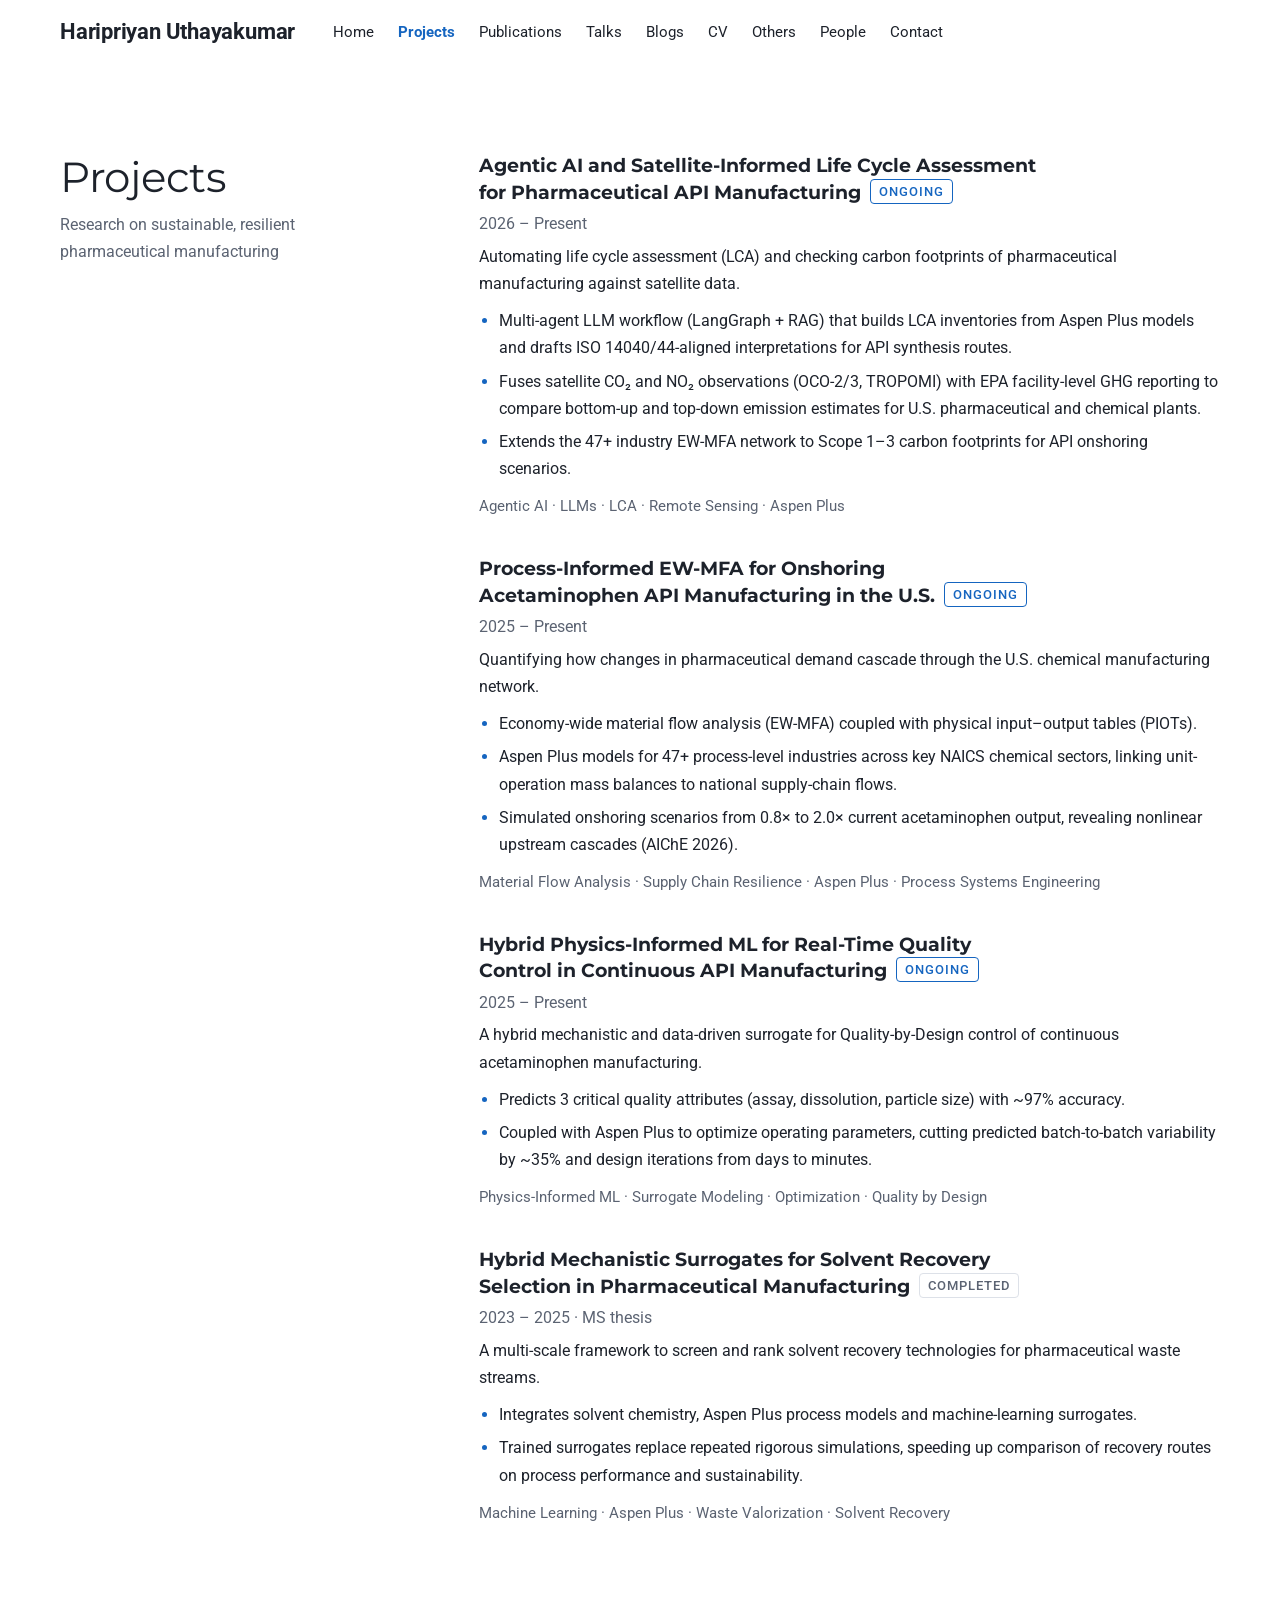
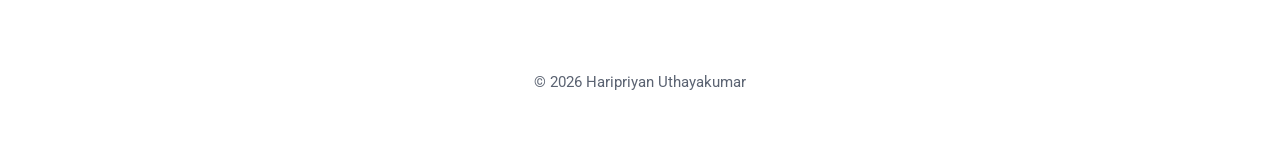
<file: projects.html>
<!doctype html>
<html lang="en">
<head>
<meta charset="utf-8">
<meta name="viewport" content="width=device-width, initial-scale=1, viewport-fit=cover">
<title>Projects · Haripriyan Uthayakumar</title>
<meta name="description" content="Haripriyan Uthayakumar, PhD researcher at Purdue University working on AI, process systems engineering and sustainability for pharmaceutical manufacturing.">
<script>try { const t = localStorage.getItem('theme'); if (t) document.documentElement.dataset.theme = t; } catch (e) {}</script>
<link rel="icon" href="data:image/svg+xml,%3Csvg xmlns='http://www.w3.org/2000/svg' viewBox='0 0 32 32'%3E%3Ccircle cx='16' cy='16' r='15' fill='%235aa9ff'/%3E%3Ctext x='16' y='22' font-family='Arial' font-weight='700' font-size='16' text-anchor='middle' fill='%230f1115'%3EHU%3C/text%3E%3C/svg%3E">
<link rel="preconnect" href="https://fonts.googleapis.com">
<link rel="preconnect" href="https://fonts.gstatic.com" crossorigin>
<link rel="stylesheet" href="https://fonts.googleapis.com/css2?family=Montserrat:wght@400;700&family=Roboto:wght@400;500;700&display=swap">
<link rel="stylesheet" href="assets/style.css?v=20261102214230">
</head>
<body>

<nav class="navbar" aria-label="Main">
  <div class="container">
    <a class="brand" href="index.html">Haripriyan Uthayakumar</a>
    <div class="nav-links">
      <a href="index.html">Home</a>
      <a href="projects.html" class="active" aria-current="page">Projects</a>
      <a href="publications.html">Publications</a>
      <a href="talks.html">Talks</a>
      <a href="blogs.html">Blogs</a>
      <a href="cv.html">CV</a>
      <a href="others.html">Others</a>
      <a href="people.html">People</a>
      <a href="contact.html">Contact</a>
    </div>
    <button id="menu" type="button" aria-label="Open menu" aria-expanded="false">
      <svg viewBox="0 0 24 24" fill="none" stroke="currentColor" stroke-width="2" stroke-linecap="round"><path d="M4 7h16M4 12h16M4 17h16"/></svg>
    </button>
  </div>
</nav>

<main>

<section class="section" id="projects">
  <div class="container row">
    <div>
      <h2 class="section-title">Projects</h2>
      <p class="section-sub">Research on sustainable, resilient pharmaceutical manufacturing</p>
    </div>
    <div class="items">
      <article class="item no-thumb">
        <div>
          <h3>Agentic AI and Satellite-Informed Life Cycle Assessment for Pharmaceutical API Manufacturing <span class="status on">Ongoing</span></h3>
          <p class="meta">2026 – Present</p>
          <p class="summary">Automating life cycle assessment (LCA) and checking carbon footprints of pharmaceutical manufacturing against satellite data.</p>
          <ul class="highlights">
            <li>Multi-agent LLM workflow (LangGraph + RAG) that builds LCA inventories from Aspen Plus models and drafts ISO 14040/44-aligned interpretations for API synthesis routes.</li>
            <li>Fuses satellite CO₂ and NO₂ observations (OCO-2/3, TROPOMI) with EPA facility-level GHG reporting to compare bottom-up and top-down emission estimates for U.S. pharmaceutical and chemical plants.</li>
            <li>Extends the 47+ industry EW-MFA network to Scope 1–3 carbon footprints for API onshoring scenarios.</li>
          </ul>
          <p class="tags">Agentic AI · LLMs · LCA · Remote Sensing · Aspen Plus</p>
        </div>
      </article>
      <article class="item no-thumb">
        <div>
          <h3>Process-Informed EW-MFA for Onshoring Acetaminophen API Manufacturing in the U.S. <span class="status on">Ongoing</span></h3>
          <p class="meta">2025 – Present</p>
          <p class="summary">Quantifying how changes in pharmaceutical demand cascade through the U.S. chemical manufacturing network.</p>
          <ul class="highlights">
            <li>Economy-wide material flow analysis (EW-MFA) coupled with physical input–output tables (PIOTs).</li>
            <li>Aspen Plus models for 47+ process-level industries across key NAICS chemical sectors, linking unit-operation mass balances to national supply-chain flows.</li>
            <li>Simulated onshoring scenarios from 0.8× to 2.0× current acetaminophen output, revealing nonlinear upstream cascades (AIChE 2026).</li>
          </ul>
          <p class="tags">Material Flow Analysis · Supply Chain Resilience · Aspen Plus · Process Systems Engineering</p>
        </div>
      </article>
      <article class="item no-thumb">
        <div>
          <h3>Hybrid Physics-Informed ML for Real-Time Quality Control in Continuous API Manufacturing <span class="status on">Ongoing</span></h3>
          <p class="meta">2025 – Present</p>
          <p class="summary">A hybrid mechanistic and data-driven surrogate for Quality-by-Design control of continuous acetaminophen manufacturing.</p>
          <ul class="highlights">
            <li>Predicts 3 critical quality attributes (assay, dissolution, particle size) with ~97% accuracy.</li>
            <li>Coupled with Aspen Plus to optimize operating parameters, cutting predicted batch-to-batch variability by ~35% and design iterations from days to minutes.</li>
          </ul>
          <p class="tags">Physics-Informed ML · Surrogate Modeling · Optimization · Quality by Design</p>
        </div>
      </article>
      <article class="item no-thumb">
        <div>
          <h3>Hybrid Mechanistic Surrogates for Solvent Recovery Selection in Pharmaceutical Manufacturing <span class="status">Completed</span></h3>
          <p class="meta">2023 – 2025 · MS thesis</p>
          <p class="summary">A multi-scale framework to screen and rank solvent recovery technologies for pharmaceutical waste streams.</p>
          <ul class="highlights">
            <li>Integrates solvent chemistry, Aspen Plus process models and machine-learning surrogates.</li>
            <li>Trained surrogates replace repeated rigorous simulations, speeding up comparison of recovery routes on process performance and sustainability.</li>
          </ul>
          <p class="tags">Machine Learning · Aspen Plus · Waste Valorization · Solvent Recovery</p>
        </div>
      </article>
    </div>
  </div>
</section>

</main>

<dialog id="lightbox" aria-label="Photo">
  <button type="button" class="lb-close" aria-label="Close">×</button>
  <img alt="">
  <p class="lb-cap"></p>
</dialog>

<footer>
  <div class="container">© <span id="yr">2026</span> Haripriyan Uthayakumar</div>
</footer>

<script src="assets/site.js?v=20261102214230"></script>
</body>
</html>
</file>
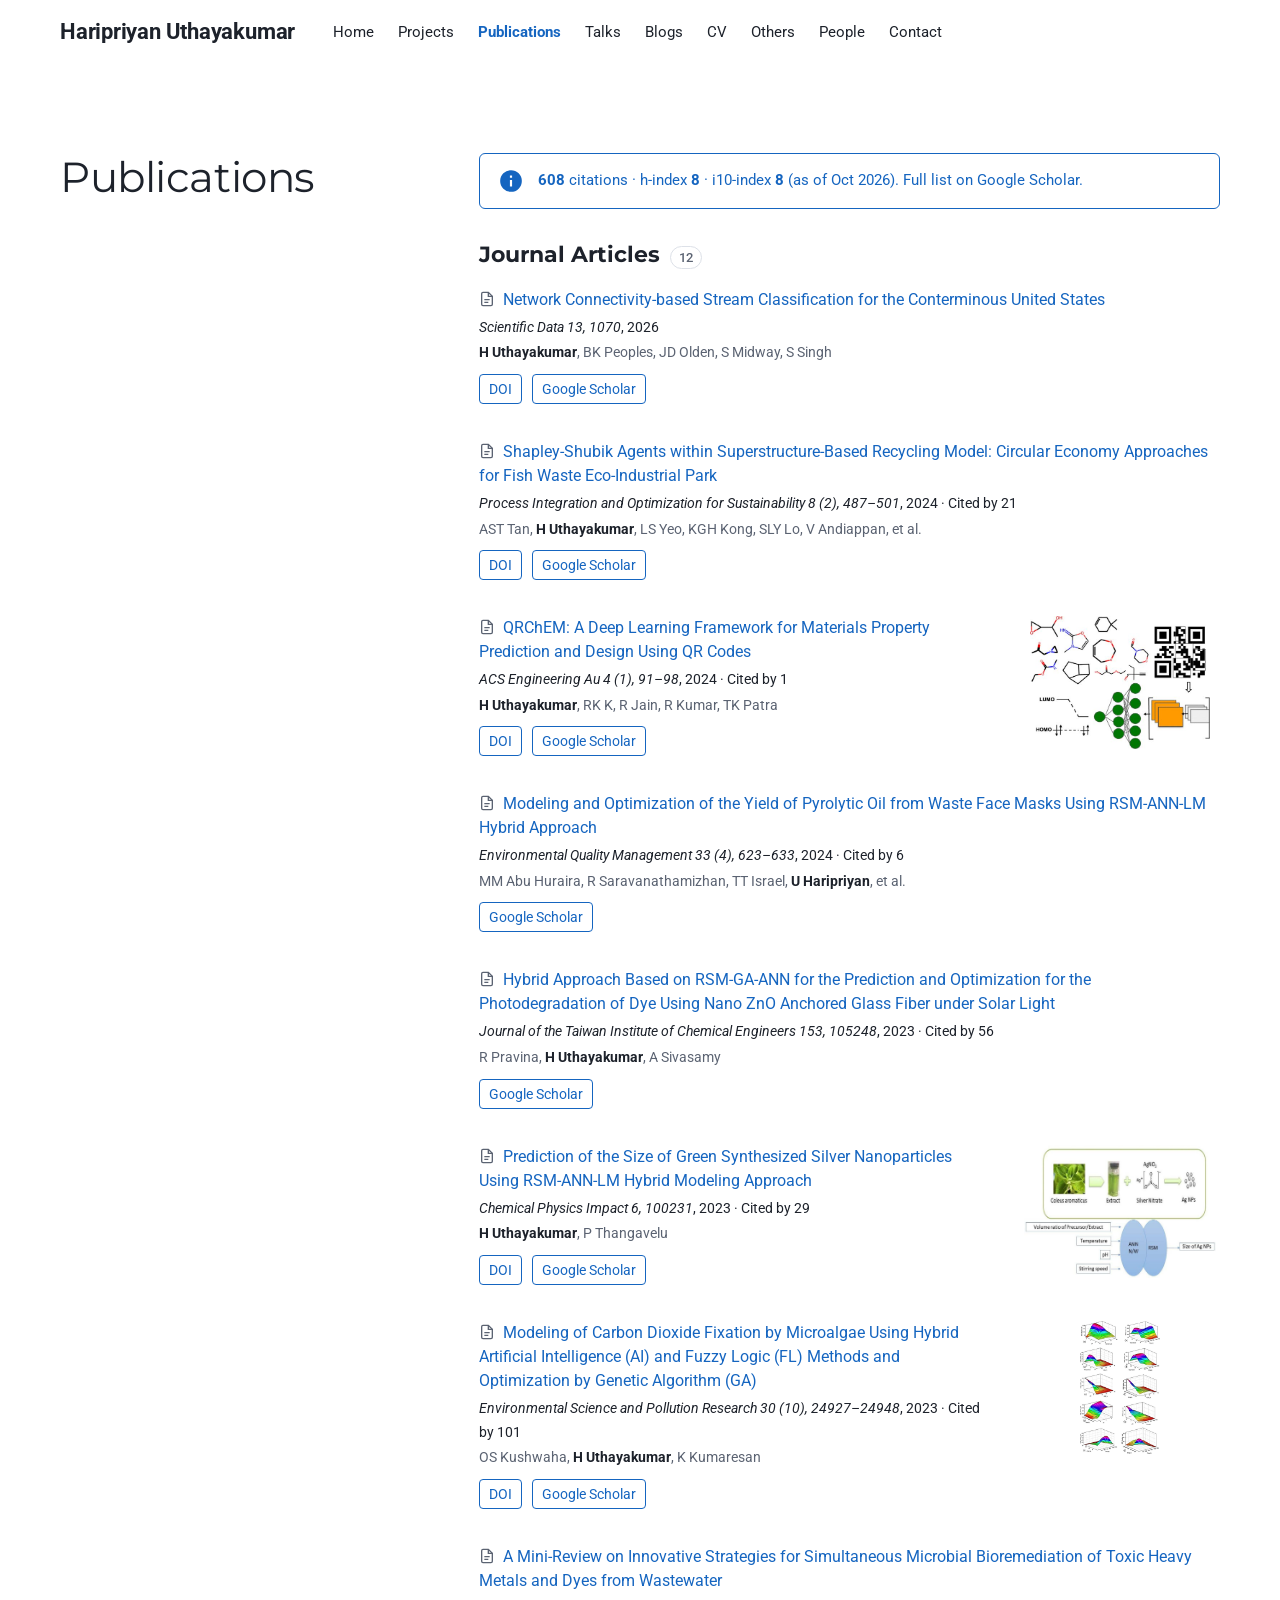
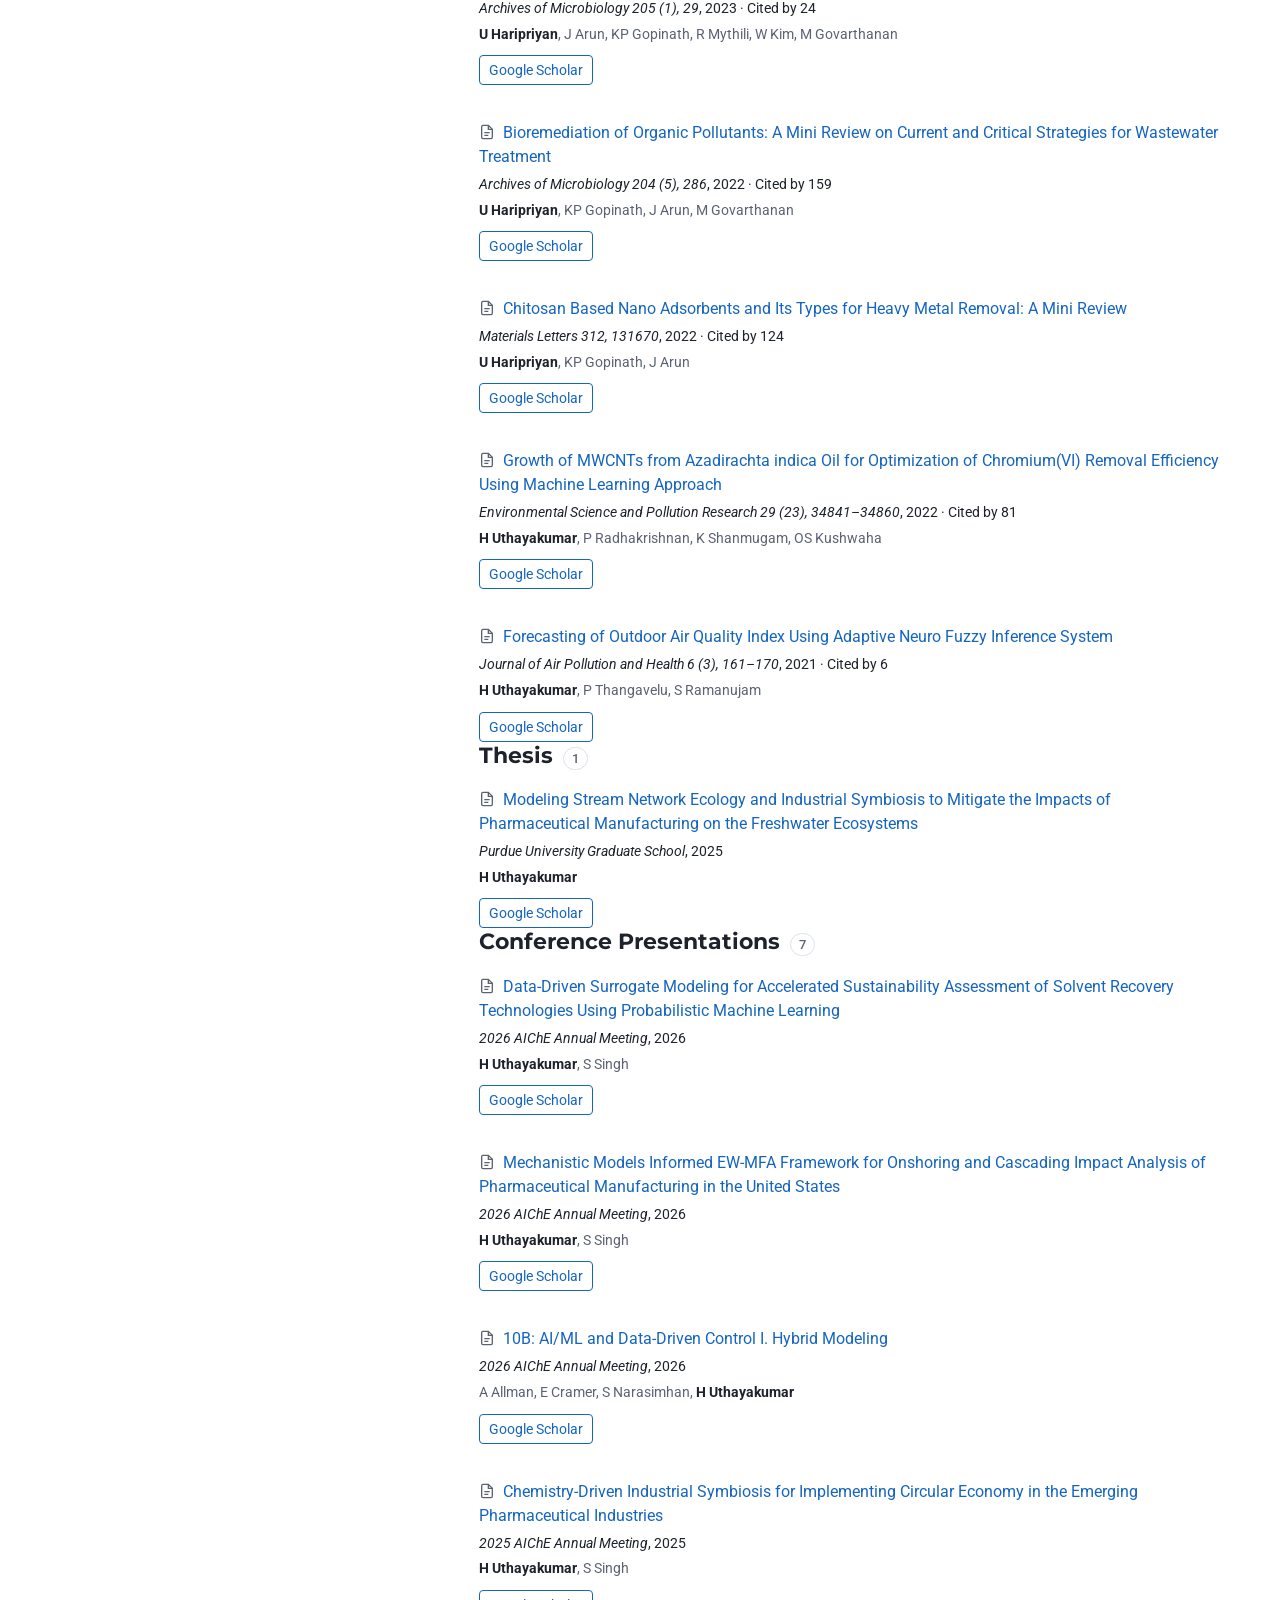
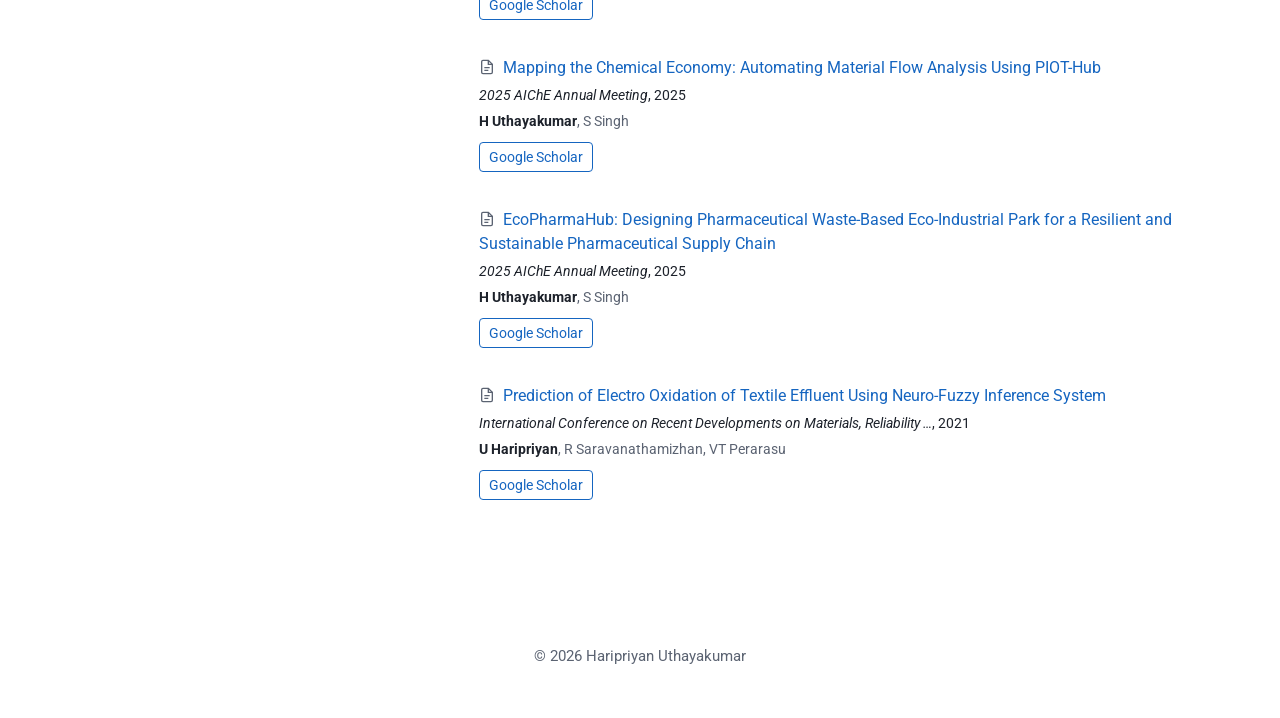
<file: publications.html>
<!doctype html>
<html lang="en">
<head>
<meta charset="utf-8">
<meta name="viewport" content="width=device-width, initial-scale=1, viewport-fit=cover">
<title>Publications · Haripriyan Uthayakumar</title>
<meta name="description" content="Haripriyan Uthayakumar, PhD researcher at Purdue University working on AI, process systems engineering and sustainability for pharmaceutical manufacturing.">
<script>try { const t = localStorage.getItem('theme'); if (t) document.documentElement.dataset.theme = t; } catch (e) {}</script>
<link rel="icon" href="data:image/svg+xml,%3Csvg xmlns='http://www.w3.org/2000/svg' viewBox='0 0 32 32'%3E%3Ccircle cx='16' cy='16' r='15' fill='%235aa9ff'/%3E%3Ctext x='16' y='22' font-family='Arial' font-weight='700' font-size='16' text-anchor='middle' fill='%230f1115'%3EHU%3C/text%3E%3C/svg%3E">
<link rel="preconnect" href="https://fonts.googleapis.com">
<link rel="preconnect" href="https://fonts.gstatic.com" crossorigin>
<link rel="stylesheet" href="https://fonts.googleapis.com/css2?family=Montserrat:wght@400;700&family=Roboto:wght@400;500;700&display=swap">
<link rel="stylesheet" href="assets/style.css?v=20261102214230">
</head>
<body>

<nav class="navbar" aria-label="Main">
  <div class="container">
    <a class="brand" href="index.html">Haripriyan Uthayakumar</a>
    <div class="nav-links">
      <a href="index.html">Home</a>
      <a href="projects.html">Projects</a>
      <a href="publications.html" class="active" aria-current="page">Publications</a>
      <a href="talks.html">Talks</a>
      <a href="blogs.html">Blogs</a>
      <a href="cv.html">CV</a>
      <a href="others.html">Others</a>
      <a href="people.html">People</a>
      <a href="contact.html">Contact</a>
    </div>
    <button id="menu" type="button" aria-label="Open menu" aria-expanded="false">
      <svg viewBox="0 0 24 24" fill="none" stroke="currentColor" stroke-width="2" stroke-linecap="round"><path d="M4 7h16M4 12h16M4 17h16"/></svg>
    </button>
  </div>
</nav>

<main>

<section class="section" id="publications">
  <div class="container row">
    <div>
      <h2 class="section-title">Publications</h2>
    </div>
    <div>
      <div class="callout">
        <svg viewBox="0 0 24 24" fill="currentColor" aria-hidden="true"><path d="M12 2a10 10 0 1 0 0 20 10 10 0 0 0 0-20zm1 15h-2v-6h2v6zm0-8h-2V7h2v2z"/></svg>
        <span><strong>608</strong> citations · h-index <strong>8</strong> · i10-index <strong>8</strong> (as of Oct 2026). Full list on <a href="https://scholar.google.com/citations?user=K_mqgDwAAAAJ&amp;hl=en" target="_blank" rel="noopener">Google Scholar</a>.</span>
      </div>

      <h3 class="h-sub pub-group" style="margin-top:0">Journal Articles <span class="count">12</span></h3>
      <div class="items">
        <article class="item pub no-thumb">
          <div>
            <p class="pub-line"><svg class="doc" viewBox="0 0 24 24" fill="none" stroke="currentColor" stroke-width="2"><path d="M14 2H6a2 2 0 0 0-2 2v16a2 2 0 0 0 2 2h12a2 2 0 0 0 2-2V8z"/><path d="M14 2v6h6M8 13h8M8 17h6"/></svg><a href="https://doi.org/10.1038/s41597-026-07199-y" target="_blank" rel="noopener">Network Connectivity-based Stream Classification for the Conterminous United States</a></p>
            <p class="venue-line"><em>Scientific Data 13, 1070</em>, 2026</p>
            <p class="meta"><strong>H Uthayakumar</strong>, BK Peoples, JD Olden, S Midway, S Singh</p>
            <div class="btns"><a class="btn-o" href="https://doi.org/10.1038/s41597-026-07199-y" target="_blank" rel="noopener">DOI</a><a class="btn-o" href="https://scholar.google.com/scholar?q=Network+Connectivity-based+Stream+Classification+for+the+Conterminous+United+States" target="_blank" rel="noopener">Google Scholar</a></div>
          </div>
        </article>
        <article class="item pub no-thumb">
          <div>
            <p class="pub-line"><svg class="doc" viewBox="0 0 24 24" fill="none" stroke="currentColor" stroke-width="2"><path d="M14 2H6a2 2 0 0 0-2 2v16a2 2 0 0 0 2 2h12a2 2 0 0 0 2-2V8z"/><path d="M14 2v6h6M8 13h8M8 17h6"/></svg><a href="https://doi.org/10.1007/s41660-024-00391-w" target="_blank" rel="noopener">Shapley-Shubik Agents within Superstructure-Based Recycling Model: Circular Economy Approaches for Fish Waste Eco-Industrial Park</a></p>
            <p class="venue-line"><em>Process Integration and Optimization for Sustainability 8 (2), 487–501</em>, 2024 · Cited by 21</p>
            <p class="meta">AST Tan, <strong>H Uthayakumar</strong>, LS Yeo, KGH Kong, SLY Lo, V Andiappan, et al.</p>
            <div class="btns"><a class="btn-o" href="https://doi.org/10.1007/s41660-024-00391-w" target="_blank" rel="noopener">DOI</a><a class="btn-o" href="https://scholar.google.com/scholar?q=Shapley-Shubik+Agents+within+Superstructure-Based+Recycling+Model%3A+Circular+Economy+Approaches+for+Fish+Waste+Eco-Industrial+Park" target="_blank" rel="noopener">Google Scholar</a></div>
          </div>
        </article>
        <article class="item pub">
          <div>
            <p class="pub-line"><svg class="doc" viewBox="0 0 24 24" fill="none" stroke="currentColor" stroke-width="2"><path d="M14 2H6a2 2 0 0 0-2 2v16a2 2 0 0 0 2 2h12a2 2 0 0 0 2-2V8z"/><path d="M14 2v6h6M8 13h8M8 17h6"/></svg><a href="https://doi.org/10.1021/acsengineeringau.3c00055" target="_blank" rel="noopener">QRChEM: A Deep Learning Framework for Materials Property Prediction and Design Using QR Codes</a></p>
            <p class="venue-line"><em>ACS Engineering Au 4 (1), 91–98</em>, 2024 · Cited by 1</p>
            <p class="meta"><strong>H Uthayakumar</strong>, RK K, R Jain, R Kumar, TK Patra</p>
            <div class="btns"><a class="btn-o" href="https://doi.org/10.1021/acsengineeringau.3c00055" target="_blank" rel="noopener">DOI</a><a class="btn-o" href="https://scholar.google.com/scholar?q=QRChEM%3A+A+Deep+Learning+Framework+for+Materials+Property+Prediction+and+Design+Using+QR+Codes" target="_blank" rel="noopener">Google Scholar</a></div>
          </div>
          <div class="thumb"><img src="assets/qrchem.jpg" alt="QRChEM framework figure" loading="lazy"></div>
        </article>
        <article class="item pub no-thumb">
          <div>
            <p class="pub-line"><svg class="doc" viewBox="0 0 24 24" fill="none" stroke="currentColor" stroke-width="2"><path d="M14 2H6a2 2 0 0 0-2 2v16a2 2 0 0 0 2 2h12a2 2 0 0 0 2-2V8z"/><path d="M14 2v6h6M8 13h8M8 17h6"/></svg><a href="https://scholar.google.com/scholar?q=Modeling+and+Optimization+of+the+Yield+of+Pyrolytic+Oil+from+Waste+Face+Masks+Using+RSM-ANN-LM+Hybrid+Approach" target="_blank" rel="noopener">Modeling and Optimization of the Yield of Pyrolytic Oil from Waste Face Masks Using RSM-ANN-LM Hybrid Approach</a></p>
            <p class="venue-line"><em>Environmental Quality Management 33 (4), 623–633</em>, 2024 · Cited by 6</p>
            <p class="meta">MM Abu Huraira, R Saravanathamizhan, TT Israel, <strong>U Haripriyan</strong>, et al.</p>
            <div class="btns"><a class="btn-o" href="https://scholar.google.com/scholar?q=Modeling+and+Optimization+of+the+Yield+of+Pyrolytic+Oil+from+Waste+Face+Masks+Using+RSM-ANN-LM+Hybrid+Approach" target="_blank" rel="noopener">Google Scholar</a></div>
          </div>
        </article>
        <article class="item pub no-thumb">
          <div>
            <p class="pub-line"><svg class="doc" viewBox="0 0 24 24" fill="none" stroke="currentColor" stroke-width="2"><path d="M14 2H6a2 2 0 0 0-2 2v16a2 2 0 0 0 2 2h12a2 2 0 0 0 2-2V8z"/><path d="M14 2v6h6M8 13h8M8 17h6"/></svg><a href="https://scholar.google.com/scholar?q=Hybrid+Approach+Based+on+RSM-GA-ANN+for+the+Prediction+and+Optimization+for+the+Photodegradation+of+Dye+Using+Nano+ZnO+Anchored+Glass+Fiber+under+Solar+Light" target="_blank" rel="noopener">Hybrid Approach Based on RSM-GA-ANN for the Prediction and Optimization for the Photodegradation of Dye Using Nano ZnO Anchored Glass Fiber under Solar Light</a></p>
            <p class="venue-line"><em>Journal of the Taiwan Institute of Chemical Engineers 153, 105248</em>, 2023 · Cited by 56</p>
            <p class="meta">R Pravina, <strong>H Uthayakumar</strong>, A Sivasamy</p>
            <div class="btns"><a class="btn-o" href="https://scholar.google.com/scholar?q=Hybrid+Approach+Based+on+RSM-GA-ANN+for+the+Prediction+and+Optimization+for+the+Photodegradation+of+Dye+Using+Nano+ZnO+Anchored+Glass+Fiber+under+Solar+Light" target="_blank" rel="noopener">Google Scholar</a></div>
          </div>
        </article>
        <article class="item pub">
          <div>
            <p class="pub-line"><svg class="doc" viewBox="0 0 24 24" fill="none" stroke="currentColor" stroke-width="2"><path d="M14 2H6a2 2 0 0 0-2 2v16a2 2 0 0 0 2 2h12a2 2 0 0 0 2-2V8z"/><path d="M14 2v6h6M8 13h8M8 17h6"/></svg><a href="https://doi.org/10.1016/j.chphi.2023.100231" target="_blank" rel="noopener">Prediction of the Size of Green Synthesized Silver Nanoparticles Using RSM-ANN-LM Hybrid Modeling Approach</a></p>
            <p class="venue-line"><em>Chemical Physics Impact 6, 100231</em>, 2023 · Cited by 29</p>
            <p class="meta"><strong>H Uthayakumar</strong>, P Thangavelu</p>
            <div class="btns"><a class="btn-o" href="https://doi.org/10.1016/j.chphi.2023.100231" target="_blank" rel="noopener">DOI</a><a class="btn-o" href="https://scholar.google.com/scholar?q=Prediction+of+the+Size+of+Green+Synthesized+Silver+Nanoparticles+Using+RSM-ANN-LM+Hybrid+Modeling+Approach" target="_blank" rel="noopener">Google Scholar</a></div>
          </div>
          <div class="thumb"><img src="assets/nanoparticles.jpg" alt="Silver nanoparticle synthesis figure" loading="lazy"></div>
        </article>
        <article class="item pub">
          <div>
            <p class="pub-line"><svg class="doc" viewBox="0 0 24 24" fill="none" stroke="currentColor" stroke-width="2"><path d="M14 2H6a2 2 0 0 0-2 2v16a2 2 0 0 0 2 2h12a2 2 0 0 0 2-2V8z"/><path d="M14 2v6h6M8 13h8M8 17h6"/></svg><a href="https://doi.org/10.1007/s11356-022-19683-0" target="_blank" rel="noopener">Modeling of Carbon Dioxide Fixation by Microalgae Using Hybrid Artificial Intelligence (AI) and Fuzzy Logic (FL) Methods and Optimization by Genetic Algorithm (GA)</a></p>
            <p class="venue-line"><em>Environmental Science and Pollution Research 30 (10), 24927–24948</em>, 2023 · Cited by 101</p>
            <p class="meta">OS Kushwaha, <strong>H Uthayakumar</strong>, K Kumaresan</p>
            <div class="btns"><a class="btn-o" href="https://doi.org/10.1007/s11356-022-19683-0" target="_blank" rel="noopener">DOI</a><a class="btn-o" href="https://scholar.google.com/scholar?q=Modeling+of+Carbon+Dioxide+Fixation+by+Microalgae+Using+Hybrid+Artificial+Intelligence+%28AI%29+and+Fuzzy+Logic+%28FL%29+Methods+and+Optimization+by+Genetic+Algorithm+%28GA%29" target="_blank" rel="noopener">Google Scholar</a></div>
          </div>
          <div class="thumb"><img src="assets/microalgae.jpg" alt="Microalgae CO₂ fixation model surfaces" loading="lazy"></div>
        </article>
        <article class="item pub no-thumb">
          <div>
            <p class="pub-line"><svg class="doc" viewBox="0 0 24 24" fill="none" stroke="currentColor" stroke-width="2"><path d="M14 2H6a2 2 0 0 0-2 2v16a2 2 0 0 0 2 2h12a2 2 0 0 0 2-2V8z"/><path d="M14 2v6h6M8 13h8M8 17h6"/></svg><a href="https://scholar.google.com/scholar?q=A+Mini-Review+on+Innovative+Strategies+for+Simultaneous+Microbial+Bioremediation+of+Toxic+Heavy+Metals+and+Dyes+from+Wastewater" target="_blank" rel="noopener">A Mini-Review on Innovative Strategies for Simultaneous Microbial Bioremediation of Toxic Heavy Metals and Dyes from Wastewater</a></p>
            <p class="venue-line"><em>Archives of Microbiology 205 (1), 29</em>, 2023 · Cited by 24</p>
            <p class="meta"><strong>U Haripriyan</strong>, J Arun, KP Gopinath, R Mythili, W Kim, M Govarthanan</p>
            <div class="btns"><a class="btn-o" href="https://scholar.google.com/scholar?q=A+Mini-Review+on+Innovative+Strategies+for+Simultaneous+Microbial+Bioremediation+of+Toxic+Heavy+Metals+and+Dyes+from+Wastewater" target="_blank" rel="noopener">Google Scholar</a></div>
          </div>
        </article>
        <article class="item pub no-thumb">
          <div>
            <p class="pub-line"><svg class="doc" viewBox="0 0 24 24" fill="none" stroke="currentColor" stroke-width="2"><path d="M14 2H6a2 2 0 0 0-2 2v16a2 2 0 0 0 2 2h12a2 2 0 0 0 2-2V8z"/><path d="M14 2v6h6M8 13h8M8 17h6"/></svg><a href="https://scholar.google.com/scholar?q=Bioremediation+of+Organic+Pollutants%3A+A+Mini+Review+on+Current+and+Critical+Strategies+for+Wastewater+Treatment" target="_blank" rel="noopener">Bioremediation of Organic Pollutants: A Mini Review on Current and Critical Strategies for Wastewater Treatment</a></p>
            <p class="venue-line"><em>Archives of Microbiology 204 (5), 286</em>, 2022 · Cited by 159</p>
            <p class="meta"><strong>U Haripriyan</strong>, KP Gopinath, J Arun, M Govarthanan</p>
            <div class="btns"><a class="btn-o" href="https://scholar.google.com/scholar?q=Bioremediation+of+Organic+Pollutants%3A+A+Mini+Review+on+Current+and+Critical+Strategies+for+Wastewater+Treatment" target="_blank" rel="noopener">Google Scholar</a></div>
          </div>
        </article>
        <article class="item pub no-thumb">
          <div>
            <p class="pub-line"><svg class="doc" viewBox="0 0 24 24" fill="none" stroke="currentColor" stroke-width="2"><path d="M14 2H6a2 2 0 0 0-2 2v16a2 2 0 0 0 2 2h12a2 2 0 0 0 2-2V8z"/><path d="M14 2v6h6M8 13h8M8 17h6"/></svg><a href="https://scholar.google.com/scholar?q=Chitosan+Based+Nano+Adsorbents+and+Its+Types+for+Heavy+Metal+Removal%3A+A+Mini+Review" target="_blank" rel="noopener">Chitosan Based Nano Adsorbents and Its Types for Heavy Metal Removal: A Mini Review</a></p>
            <p class="venue-line"><em>Materials Letters 312, 131670</em>, 2022 · Cited by 124</p>
            <p class="meta"><strong>U Haripriyan</strong>, KP Gopinath, J Arun</p>
            <div class="btns"><a class="btn-o" href="https://scholar.google.com/scholar?q=Chitosan+Based+Nano+Adsorbents+and+Its+Types+for+Heavy+Metal+Removal%3A+A+Mini+Review" target="_blank" rel="noopener">Google Scholar</a></div>
          </div>
        </article>
        <article class="item pub no-thumb">
          <div>
            <p class="pub-line"><svg class="doc" viewBox="0 0 24 24" fill="none" stroke="currentColor" stroke-width="2"><path d="M14 2H6a2 2 0 0 0-2 2v16a2 2 0 0 0 2 2h12a2 2 0 0 0 2-2V8z"/><path d="M14 2v6h6M8 13h8M8 17h6"/></svg><a href="https://scholar.google.com/scholar?q=Growth+of+MWCNTs+from+Azadirachta+indica+Oil+for+Optimization+of+Chromium%28VI%29+Removal+Efficiency+Using+Machine+Learning+Approach" target="_blank" rel="noopener">Growth of MWCNTs from Azadirachta indica Oil for Optimization of Chromium(VI) Removal Efficiency Using Machine Learning Approach</a></p>
            <p class="venue-line"><em>Environmental Science and Pollution Research 29 (23), 34841–34860</em>, 2022 · Cited by 81</p>
            <p class="meta"><strong>H Uthayakumar</strong>, P Radhakrishnan, K Shanmugam, OS Kushwaha</p>
            <div class="btns"><a class="btn-o" href="https://scholar.google.com/scholar?q=Growth+of+MWCNTs+from+Azadirachta+indica+Oil+for+Optimization+of+Chromium%28VI%29+Removal+Efficiency+Using+Machine+Learning+Approach" target="_blank" rel="noopener">Google Scholar</a></div>
          </div>
        </article>
        <article class="item pub no-thumb">
          <div>
            <p class="pub-line"><svg class="doc" viewBox="0 0 24 24" fill="none" stroke="currentColor" stroke-width="2"><path d="M14 2H6a2 2 0 0 0-2 2v16a2 2 0 0 0 2 2h12a2 2 0 0 0 2-2V8z"/><path d="M14 2v6h6M8 13h8M8 17h6"/></svg><a href="https://scholar.google.com/scholar?q=Forecasting+of+Outdoor+Air+Quality+Index+Using+Adaptive+Neuro+Fuzzy+Inference+System" target="_blank" rel="noopener">Forecasting of Outdoor Air Quality Index Using Adaptive Neuro Fuzzy Inference System</a></p>
            <p class="venue-line"><em>Journal of Air Pollution and Health 6 (3), 161–170</em>, 2021 · Cited by 6</p>
            <p class="meta"><strong>H Uthayakumar</strong>, P Thangavelu, S Ramanujam</p>
            <div class="btns"><a class="btn-o" href="https://scholar.google.com/scholar?q=Forecasting+of+Outdoor+Air+Quality+Index+Using+Adaptive+Neuro+Fuzzy+Inference+System" target="_blank" rel="noopener">Google Scholar</a></div>
          </div>
        </article>
      </div>

      <h3 class="h-sub pub-group">Thesis <span class="count">1</span></h3>
      <div class="items">
        <article class="item pub no-thumb">
          <div>
            <p class="pub-line"><svg class="doc" viewBox="0 0 24 24" fill="none" stroke="currentColor" stroke-width="2"><path d="M14 2H6a2 2 0 0 0-2 2v16a2 2 0 0 0 2 2h12a2 2 0 0 0 2-2V8z"/><path d="M14 2v6h6M8 13h8M8 17h6"/></svg><a href="https://scholar.google.com/scholar?q=Modeling+Stream+Network+Ecology+and+Industrial+Symbiosis+to+Mitigate+the+Impacts+of+Pharmaceutical+Manufacturing+on+the+Freshwater+Ecosystems" target="_blank" rel="noopener">Modeling Stream Network Ecology and Industrial Symbiosis to Mitigate the Impacts of Pharmaceutical Manufacturing on the Freshwater Ecosystems</a></p>
            <p class="venue-line"><em>Purdue University Graduate School</em>, 2025</p>
            <p class="meta"><strong>H Uthayakumar</strong></p>
            <div class="btns"><a class="btn-o" href="https://scholar.google.com/scholar?q=Modeling+Stream+Network+Ecology+and+Industrial+Symbiosis+to+Mitigate+the+Impacts+of+Pharmaceutical+Manufacturing+on+the+Freshwater+Ecosystems" target="_blank" rel="noopener">Google Scholar</a></div>
          </div>
        </article>
      </div>

      <h3 class="h-sub pub-group">Conference Presentations <span class="count">7</span></h3>
      <div class="items">
        <article class="item pub no-thumb">
          <div>
            <p class="pub-line"><svg class="doc" viewBox="0 0 24 24" fill="none" stroke="currentColor" stroke-width="2"><path d="M14 2H6a2 2 0 0 0-2 2v16a2 2 0 0 0 2 2h12a2 2 0 0 0 2-2V8z"/><path d="M14 2v6h6M8 13h8M8 17h6"/></svg><a href="https://scholar.google.com/scholar?q=Data-Driven+Surrogate+Modeling+for+Accelerated+Sustainability+Assessment+of+Solvent+Recovery+Technologies+Using+Probabilistic+Machine+Learning" target="_blank" rel="noopener">Data-Driven Surrogate Modeling for Accelerated Sustainability Assessment of Solvent Recovery Technologies Using Probabilistic Machine Learning</a></p>
            <p class="venue-line"><em>2026 AIChE Annual Meeting</em>, 2026</p>
            <p class="meta"><strong>H Uthayakumar</strong>, S Singh</p>
            <div class="btns"><a class="btn-o" href="https://scholar.google.com/scholar?q=Data-Driven+Surrogate+Modeling+for+Accelerated+Sustainability+Assessment+of+Solvent+Recovery+Technologies+Using+Probabilistic+Machine+Learning" target="_blank" rel="noopener">Google Scholar</a></div>
          </div>
        </article>
        <article class="item pub no-thumb">
          <div>
            <p class="pub-line"><svg class="doc" viewBox="0 0 24 24" fill="none" stroke="currentColor" stroke-width="2"><path d="M14 2H6a2 2 0 0 0-2 2v16a2 2 0 0 0 2 2h12a2 2 0 0 0 2-2V8z"/><path d="M14 2v6h6M8 13h8M8 17h6"/></svg><a href="https://scholar.google.com/scholar?q=Mechanistic+Models+Informed+EW-MFA+Framework+for+Onshoring+and+Cascading+Impact+Analysis+of+Pharmaceutical+Manufacturing+in+the+United+States" target="_blank" rel="noopener">Mechanistic Models Informed EW-MFA Framework for Onshoring and Cascading Impact Analysis of Pharmaceutical Manufacturing in the United States</a></p>
            <p class="venue-line"><em>2026 AIChE Annual Meeting</em>, 2026</p>
            <p class="meta"><strong>H Uthayakumar</strong>, S Singh</p>
            <div class="btns"><a class="btn-o" href="https://scholar.google.com/scholar?q=Mechanistic+Models+Informed+EW-MFA+Framework+for+Onshoring+and+Cascading+Impact+Analysis+of+Pharmaceutical+Manufacturing+in+the+United+States" target="_blank" rel="noopener">Google Scholar</a></div>
          </div>
        </article>
        <article class="item pub no-thumb">
          <div>
            <p class="pub-line"><svg class="doc" viewBox="0 0 24 24" fill="none" stroke="currentColor" stroke-width="2"><path d="M14 2H6a2 2 0 0 0-2 2v16a2 2 0 0 0 2 2h12a2 2 0 0 0 2-2V8z"/><path d="M14 2v6h6M8 13h8M8 17h6"/></svg><a href="https://scholar.google.com/scholar?q=10B%3A+AI%2FML+and+Data-Driven+Control+I.+Hybrid+Modeling" target="_blank" rel="noopener">10B: AI/ML and Data-Driven Control I. Hybrid Modeling</a></p>
            <p class="venue-line"><em>2026 AIChE Annual Meeting</em>, 2026</p>
            <p class="meta">A Allman, E Cramer, S Narasimhan, <strong>H Uthayakumar</strong></p>
            <div class="btns"><a class="btn-o" href="https://scholar.google.com/scholar?q=10B%3A+AI%2FML+and+Data-Driven+Control+I.+Hybrid+Modeling" target="_blank" rel="noopener">Google Scholar</a></div>
          </div>
        </article>
        <article class="item pub no-thumb">
          <div>
            <p class="pub-line"><svg class="doc" viewBox="0 0 24 24" fill="none" stroke="currentColor" stroke-width="2"><path d="M14 2H6a2 2 0 0 0-2 2v16a2 2 0 0 0 2 2h12a2 2 0 0 0 2-2V8z"/><path d="M14 2v6h6M8 13h8M8 17h6"/></svg><a href="https://scholar.google.com/scholar?q=Chemistry-Driven+Industrial+Symbiosis+for+Implementing+Circular+Economy+in+the+Emerging+Pharmaceutical+Industries" target="_blank" rel="noopener">Chemistry-Driven Industrial Symbiosis for Implementing Circular Economy in the Emerging Pharmaceutical Industries</a></p>
            <p class="venue-line"><em>2025 AIChE Annual Meeting</em>, 2025</p>
            <p class="meta"><strong>H Uthayakumar</strong>, S Singh</p>
            <div class="btns"><a class="btn-o" href="https://scholar.google.com/scholar?q=Chemistry-Driven+Industrial+Symbiosis+for+Implementing+Circular+Economy+in+the+Emerging+Pharmaceutical+Industries" target="_blank" rel="noopener">Google Scholar</a></div>
          </div>
        </article>
        <article class="item pub no-thumb">
          <div>
            <p class="pub-line"><svg class="doc" viewBox="0 0 24 24" fill="none" stroke="currentColor" stroke-width="2"><path d="M14 2H6a2 2 0 0 0-2 2v16a2 2 0 0 0 2 2h12a2 2 0 0 0 2-2V8z"/><path d="M14 2v6h6M8 13h8M8 17h6"/></svg><a href="https://scholar.google.com/scholar?q=Mapping+the+Chemical+Economy%3A+Automating+Material+Flow+Analysis+Using+PIOT-Hub" target="_blank" rel="noopener">Mapping the Chemical Economy: Automating Material Flow Analysis Using PIOT-Hub</a></p>
            <p class="venue-line"><em>2025 AIChE Annual Meeting</em>, 2025</p>
            <p class="meta"><strong>H Uthayakumar</strong>, S Singh</p>
            <div class="btns"><a class="btn-o" href="https://scholar.google.com/scholar?q=Mapping+the+Chemical+Economy%3A+Automating+Material+Flow+Analysis+Using+PIOT-Hub" target="_blank" rel="noopener">Google Scholar</a></div>
          </div>
        </article>
        <article class="item pub no-thumb">
          <div>
            <p class="pub-line"><svg class="doc" viewBox="0 0 24 24" fill="none" stroke="currentColor" stroke-width="2"><path d="M14 2H6a2 2 0 0 0-2 2v16a2 2 0 0 0 2 2h12a2 2 0 0 0 2-2V8z"/><path d="M14 2v6h6M8 13h8M8 17h6"/></svg><a href="https://scholar.google.com/scholar?q=EcoPharmaHub%3A+Designing+Pharmaceutical+Waste-Based+Eco-Industrial+Park+for+a+Resilient+and+Sustainable+Pharmaceutical+Supply+Chain" target="_blank" rel="noopener">EcoPharmaHub: Designing Pharmaceutical Waste-Based Eco-Industrial Park for a Resilient and Sustainable Pharmaceutical Supply Chain</a></p>
            <p class="venue-line"><em>2025 AIChE Annual Meeting</em>, 2025</p>
            <p class="meta"><strong>H Uthayakumar</strong>, S Singh</p>
            <div class="btns"><a class="btn-o" href="https://scholar.google.com/scholar?q=EcoPharmaHub%3A+Designing+Pharmaceutical+Waste-Based+Eco-Industrial+Park+for+a+Resilient+and+Sustainable+Pharmaceutical+Supply+Chain" target="_blank" rel="noopener">Google Scholar</a></div>
          </div>
        </article>
        <article class="item pub no-thumb">
          <div>
            <p class="pub-line"><svg class="doc" viewBox="0 0 24 24" fill="none" stroke="currentColor" stroke-width="2"><path d="M14 2H6a2 2 0 0 0-2 2v16a2 2 0 0 0 2 2h12a2 2 0 0 0 2-2V8z"/><path d="M14 2v6h6M8 13h8M8 17h6"/></svg><a href="https://scholar.google.com/scholar?q=Prediction+of+Electro+Oxidation+of+Textile+Effluent+Using+Neuro-Fuzzy+Inference+System" target="_blank" rel="noopener">Prediction of Electro Oxidation of Textile Effluent Using Neuro-Fuzzy Inference System</a></p>
            <p class="venue-line"><em>International Conference on Recent Developments on Materials, Reliability …</em>, 2021</p>
            <p class="meta"><strong>U Haripriyan</strong>, R Saravanathamizhan, VT Perarasu</p>
            <div class="btns"><a class="btn-o" href="https://scholar.google.com/scholar?q=Prediction+of+Electro+Oxidation+of+Textile+Effluent+Using+Neuro-Fuzzy+Inference+System" target="_blank" rel="noopener">Google Scholar</a></div>
          </div>
        </article>
      </div>
    </div>
  </div>
</section>

</main>

<dialog id="lightbox" aria-label="Photo">
  <button type="button" class="lb-close" aria-label="Close">×</button>
  <img alt="">
  <p class="lb-cap"></p>
</dialog>

<footer>
  <div class="container">© <span id="yr">2026</span> Haripriyan Uthayakumar</div>
</footer>

<script src="assets/site.js?v=20261102214230"></script>
</body>
</html>
</file>
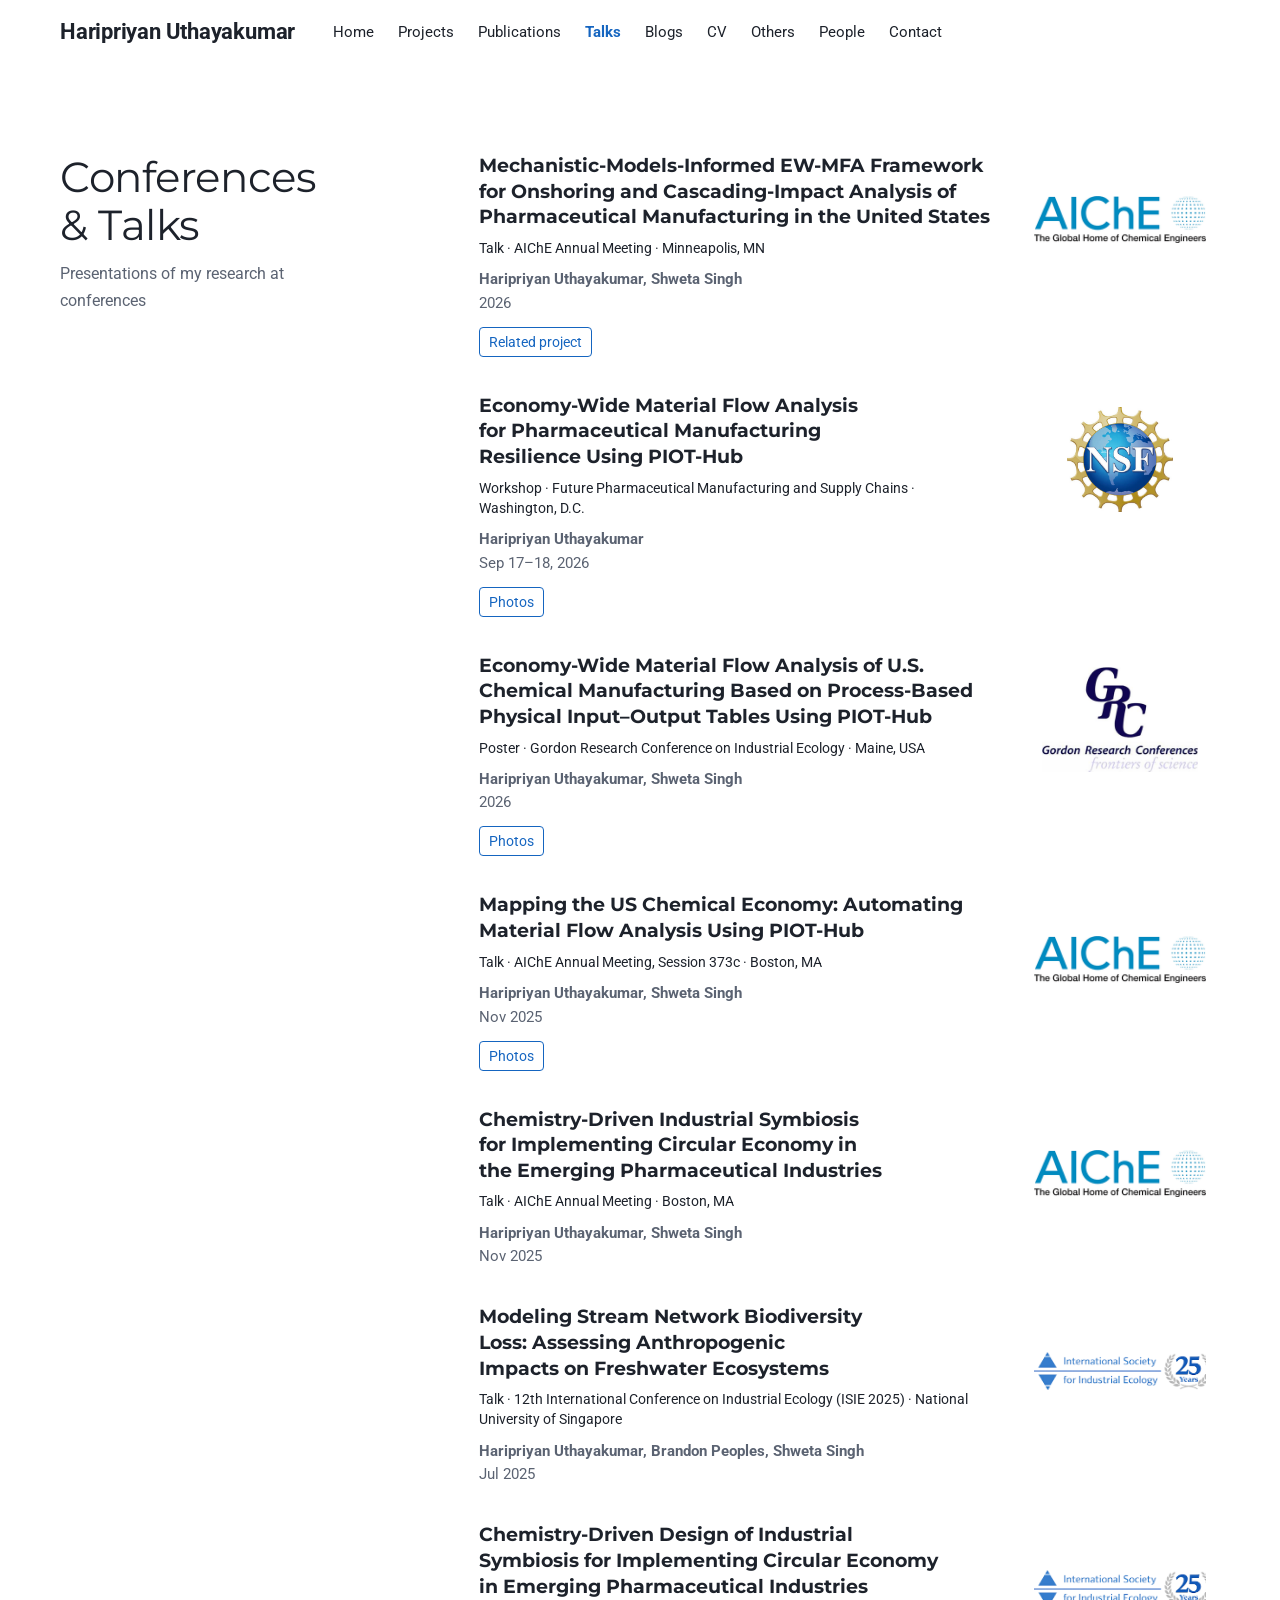
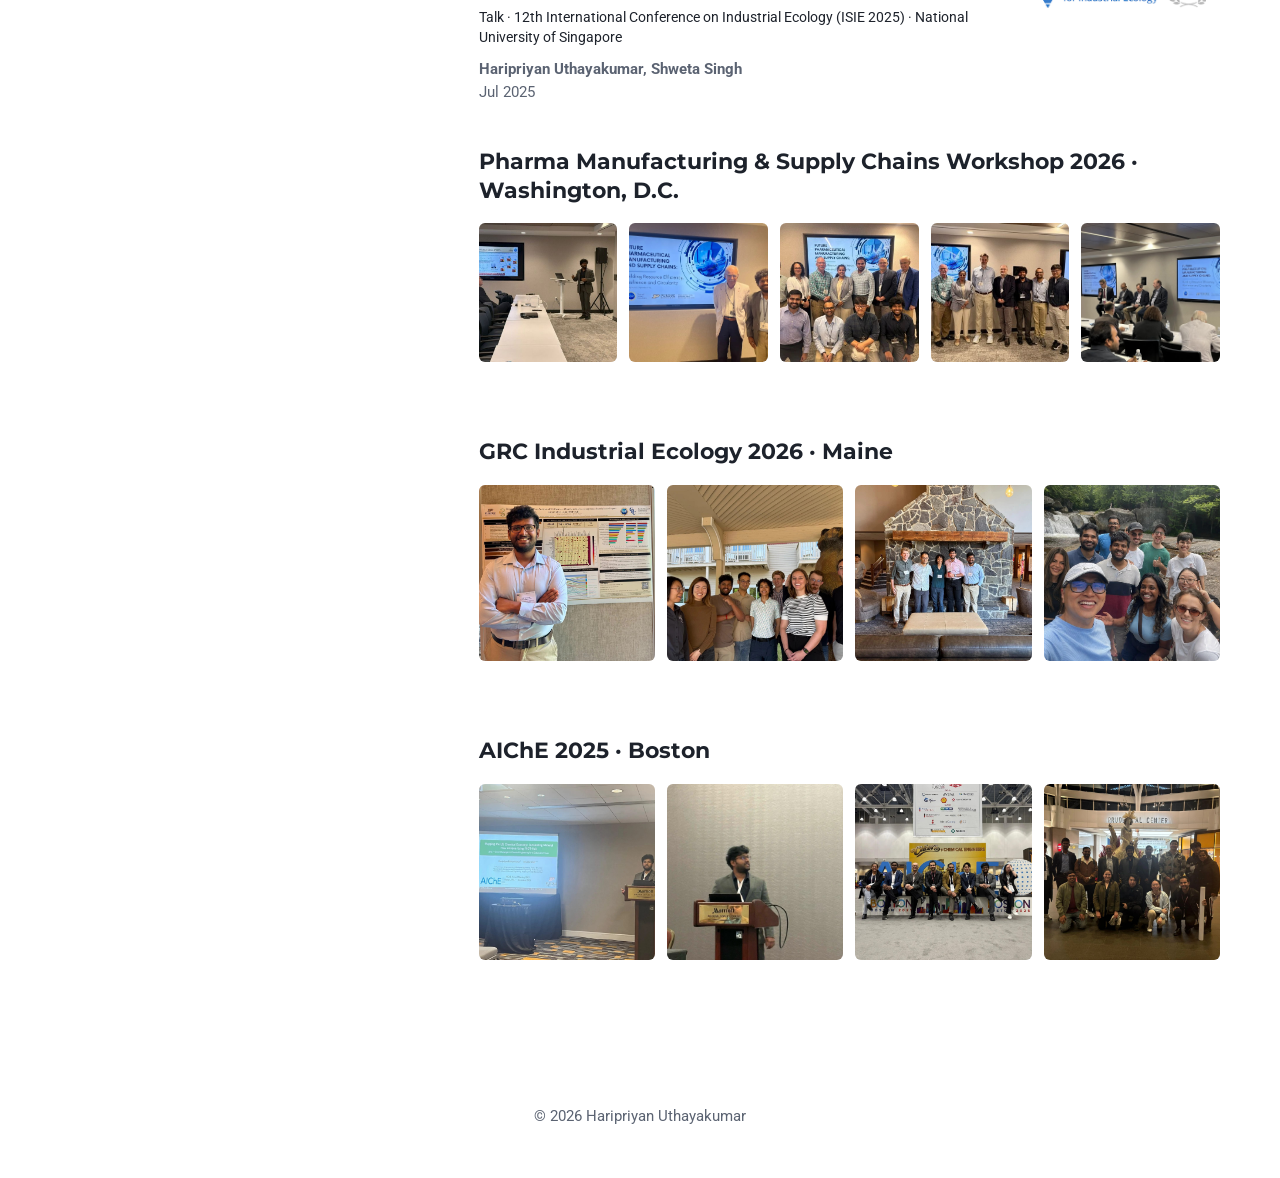
<file: talks.html>
<!doctype html>
<html lang="en">
<head>
<meta charset="utf-8">
<meta name="viewport" content="width=device-width, initial-scale=1, viewport-fit=cover">
<title>Conferences &amp; Talks · Haripriyan Uthayakumar</title>
<meta name="description" content="Haripriyan Uthayakumar, PhD researcher at Purdue University working on AI, process systems engineering and sustainability for pharmaceutical manufacturing.">
<script>try { const t = localStorage.getItem('theme'); if (t) document.documentElement.dataset.theme = t; } catch (e) {}</script>
<link rel="icon" href="data:image/svg+xml,%3Csvg xmlns='http://www.w3.org/2000/svg' viewBox='0 0 32 32'%3E%3Ccircle cx='16' cy='16' r='15' fill='%235aa9ff'/%3E%3Ctext x='16' y='22' font-family='Arial' font-weight='700' font-size='16' text-anchor='middle' fill='%230f1115'%3EHU%3C/text%3E%3C/svg%3E">
<link rel="preconnect" href="https://fonts.googleapis.com">
<link rel="preconnect" href="https://fonts.gstatic.com" crossorigin>
<link rel="stylesheet" href="https://fonts.googleapis.com/css2?family=Montserrat:wght@400;700&family=Roboto:wght@400;500;700&display=swap">
<link rel="stylesheet" href="assets/style.css?v=20261102214230">
</head>
<body>

<nav class="navbar" aria-label="Main">
  <div class="container">
    <a class="brand" href="index.html">Haripriyan Uthayakumar</a>
    <div class="nav-links">
      <a href="index.html">Home</a>
      <a href="projects.html">Projects</a>
      <a href="publications.html">Publications</a>
      <a href="talks.html" class="active" aria-current="page">Talks</a>
      <a href="blogs.html">Blogs</a>
      <a href="cv.html">CV</a>
      <a href="others.html">Others</a>
      <a href="people.html">People</a>
      <a href="contact.html">Contact</a>
    </div>
    <button id="menu" type="button" aria-label="Open menu" aria-expanded="false">
      <svg viewBox="0 0 24 24" fill="none" stroke="currentColor" stroke-width="2" stroke-linecap="round"><path d="M4 7h16M4 12h16M4 17h16"/></svg>
    </button>
  </div>
</nav>

<main>

<section class="section" id="talks">
  <div class="container row">
    <div>
      <h2 class="section-title">Conferences &amp; Talks</h2>
      <p class="section-sub">Presentations of my research at conferences</p>
    </div>
    <div class="items">
      <article class="item talk">
        <div>
          <h3>Mechanistic-Models-Informed EW-MFA Framework for Onshoring and Cascading-Impact Analysis of Pharmaceutical Manufacturing in the United States</h3>
          <p class="venue"><span class="venue-logo"><img src="assets/logos/aiche.png" alt="AIChE logo" style="height:20px;width:auto"></span>Talk · AIChE Annual Meeting · Minneapolis, MN</p>
          <p class="who">Haripriyan Uthayakumar, Shweta Singh</p>
          <p class="when">2026</p>
          <div class="btns"><a class="btn-o" href="projects.html">Related project</a></div>
        </div>
        <div class="thumb logo-thumb"><img src="assets/logos/aiche.png" alt="AIChE logo" loading="lazy"></div>
      </article>
      <article class="item talk">
        <div>
          <h3>Economy-Wide Material Flow Analysis for Pharmaceutical Manufacturing Resilience Using PIOT-Hub</h3>
          <p class="venue"><span class="venue-logo"><img src="assets/logos/nsf.png" alt="National Science Foundation logo" style="height:20px;width:auto"></span>Workshop · Future Pharmaceutical Manufacturing and Supply Chains · Washington, D.C.</p>
          <p class="who">Haripriyan Uthayakumar</p>
          <p class="when">Sep 17–18, 2026</p>
          <div class="btns"><a class="btn-o" href="#dc2026-photos">Photos</a></div>
        </div>
        <div class="thumb logo-thumb"><img src="assets/logos/nsf.png" alt="National Science Foundation logo" loading="lazy"></div>
      </article>
      <article class="item talk">
        <div>
          <h3>Economy-Wide Material Flow Analysis of U.S. Chemical Manufacturing Based on Process-Based Physical Input–Output Tables Using PIOT-Hub</h3>
          <p class="venue"><span class="venue-logo"><img src="assets/logos/grc.png" alt="Gordon Research Conferences logo" style="height:20px;width:auto"></span>Poster · Gordon Research Conference on Industrial Ecology · Maine, USA</p>
          <p class="who">Haripriyan Uthayakumar, Shweta Singh</p>
          <p class="when">2026</p>
          <div class="btns"><a class="btn-o" href="#grc2026-photos">Photos</a></div>
        </div>
        <div class="thumb logo-thumb"><img src="assets/logos/grc.png" alt="Gordon Research Conferences logo" loading="lazy"></div>
      </article>
      <article class="item talk">
        <div>
          <h3>Mapping the US Chemical Economy: Automating Material Flow Analysis Using PIOT-Hub</h3>
          <p class="venue"><span class="venue-logo"><img src="assets/logos/aiche.png" alt="AIChE logo" style="height:20px;width:auto"></span>Talk · AIChE Annual Meeting, Session 373c · Boston, MA</p>
          <p class="who">Haripriyan Uthayakumar, Shweta Singh</p>
          <p class="when">Nov 2025</p>
          <div class="btns"><a class="btn-o" href="#aiche2025-photos">Photos</a></div>
        </div>
        <div class="thumb logo-thumb"><img src="assets/logos/aiche.png" alt="AIChE logo" loading="lazy"></div>
      </article>
      <article class="item talk">
        <div>
          <h3>Chemistry-Driven Industrial Symbiosis for Implementing Circular Economy in the Emerging Pharmaceutical Industries</h3>
          <p class="venue"><span class="venue-logo"><img src="assets/logos/aiche.png" alt="AIChE logo" style="height:20px;width:auto"></span>Talk · AIChE Annual Meeting · Boston, MA</p>
          <p class="who">Haripriyan Uthayakumar, Shweta Singh</p>
          <p class="when">Nov 2025</p>
          
        </div>
        <div class="thumb logo-thumb"><img src="assets/logos/aiche.png" alt="AIChE logo" loading="lazy"></div>
      </article>
      <article class="item talk">
        <div>
          <h3>Modeling Stream Network Biodiversity Loss: Assessing Anthropogenic Impacts on Freshwater Ecosystems</h3>
          <p class="venue"><span class="venue-logo"><img src="assets/logos/isie.png" alt="International Society for Industrial Ecology logo" style="height:20px;width:auto"></span>Talk · 12th International Conference on Industrial Ecology (ISIE 2025) · National University of Singapore</p>
          <p class="who">Haripriyan Uthayakumar, Brandon Peoples, Shweta Singh</p>
          <p class="when">Jul 2025</p>
        </div>
        <div class="thumb logo-thumb"><img src="assets/logos/isie.png" alt="International Society for Industrial Ecology logo" loading="lazy"></div>
      </article>
      <article class="item talk">
        <div>
          <h3>Chemistry-Driven Design of Industrial Symbiosis for Implementing Circular Economy in Emerging Pharmaceutical Industries</h3>
          <p class="venue"><span class="venue-logo"><img src="assets/logos/isie.png" alt="International Society for Industrial Ecology logo" style="height:20px;width:auto"></span>Talk · 12th International Conference on Industrial Ecology (ISIE 2025) · National University of Singapore</p>
          <p class="who">Haripriyan Uthayakumar, Shweta Singh</p>
          <p class="when">Jul 2025</p>
        </div>
        <div class="thumb logo-thumb"><img src="assets/logos/isie.png" alt="International Society for Industrial Ecology logo" loading="lazy"></div>
      </article>


      <div class="gallery-block" id="dc2026-photos">
        <h3 class="h-sub">Pharma Manufacturing &amp; Supply Chains Workshop 2026 · Washington, D.C.</h3>
        <div class="gallery g5">
          <button type="button" class="photo" data-full="assets/talks/dc2026-talk.jpg" data-caption="Presenting physical input–output tables (PIOT)"><img src="assets/talks/dc2026-talk.jpg" alt="Presenting at the workshop" loading="lazy"></button>
          <button type="button" class="photo" data-full="assets/talks/dc2026-duo.jpg" data-caption="At the workshop in Washington, D.C."><img src="assets/talks/dc2026-duo.jpg" alt="Haripriyan beside the workshop title screen" loading="lazy"></button>
          <button type="button" class="photo" data-full="assets/talks/dc2026-group.jpg" data-caption="With workshop participants"><img src="assets/talks/dc2026-group.jpg" alt="Group photo of workshop participants" loading="lazy"></button>
          <button type="button" class="photo" data-full="assets/talks/dc2026-group2.jpg" data-caption="With workshop participants"><img src="assets/talks/dc2026-group2.jpg" alt="Second group photo of workshop participants" loading="lazy"></button>
          <button type="button" class="photo" data-full="assets/talks/dc2026-panel.jpg" data-caption="Panel discussion with experts from academia, industry and government"><img src="assets/talks/dc2026-panel.jpg" alt="Panel discussion at the workshop" loading="lazy"></button>
        </div>
      </div>
      <div class="gallery-block" id="grc2026-photos">
        <h3 class="h-sub">GRC Industrial Ecology 2026 · Maine</h3>
        <div class="gallery">
          <button type="button" class="photo" data-full="assets/talks/grc2026-poster.jpg" data-caption="Presenting my PIOT-Hub poster"><img src="assets/talks/grc2026-poster.jpg" alt="With the poster at GRC 2026" loading="lazy"></button>
          <button type="button" class="photo" data-full="assets/talks/grc2026-group.jpg" data-caption="With fellow attendees at the conference"><img src="assets/talks/grc2026-group.jpg" alt="Group photo at GRC 2026" loading="lazy"></button>
          <button type="button" class="photo" data-full="assets/talks/grc2026-lodge.jpg" data-caption="Between sessions at the conference venue"><img src="assets/talks/grc2026-lodge.jpg" alt="Group photo by the fireplace at the GRC 2026 venue" loading="lazy"></button>
          <button type="button" class="photo" data-full="assets/talks/grc2026-hike.jpg" data-caption="Exploring Maine with fellow attendees"><img src="assets/talks/grc2026-hike.jpg" alt="Group selfie at a waterfall in Maine" loading="lazy"></button>
        </div>
      </div>
      <div class="gallery-block" id="aiche2025-photos">
        <h3 class="h-sub">AIChE 2025 · Boston</h3>
        <div class="gallery">
          <button type="button" class="photo" data-full="assets/talks/aiche2025-talk.jpg" data-caption="Presenting “Mapping the US Chemical Economy” at the Marriott Boston Copley Place"><img src="assets/talks/aiche2025-talk.jpg" alt="Presenting at AIChE 2025" loading="lazy"></button>
          <button type="button" class="photo" data-full="assets/talks/aiche2025-podium.jpg" data-caption="At the podium during the session"><img src="assets/talks/aiche2025-podium.jpg" alt="At the podium at AIChE 2025" loading="lazy"></button>
          <button type="button" class="photo" data-full="assets/talks/aiche2025-group.jpg" data-caption="With colleagues at the AIChE 2025 exhibit hall"><img src="assets/talks/aiche2025-group.jpg" alt="Group photo at the AIChE 2025 exhibit hall" loading="lazy"></button>
          <button type="button" class="photo" data-full="assets/talks/aiche2025-boston.jpg" data-caption="With the group at the Prudential Center, Boston"><img src="assets/talks/aiche2025-boston.jpg" alt="Group photo at the Prudential Center in Boston" loading="lazy"></button>
        </div>
      </div>
    </div>
  </div>
</section>

</main>

<dialog id="lightbox" aria-label="Photo">
  <button type="button" class="lb-close" aria-label="Close">×</button>
  <img alt="">
  <p class="lb-cap"></p>
</dialog>

<footer>
  <div class="container">© <span id="yr">2026</span> Haripriyan Uthayakumar</div>
</footer>

<script src="assets/site.js?v=20261102214230"></script>
</body>
</html>
</file>
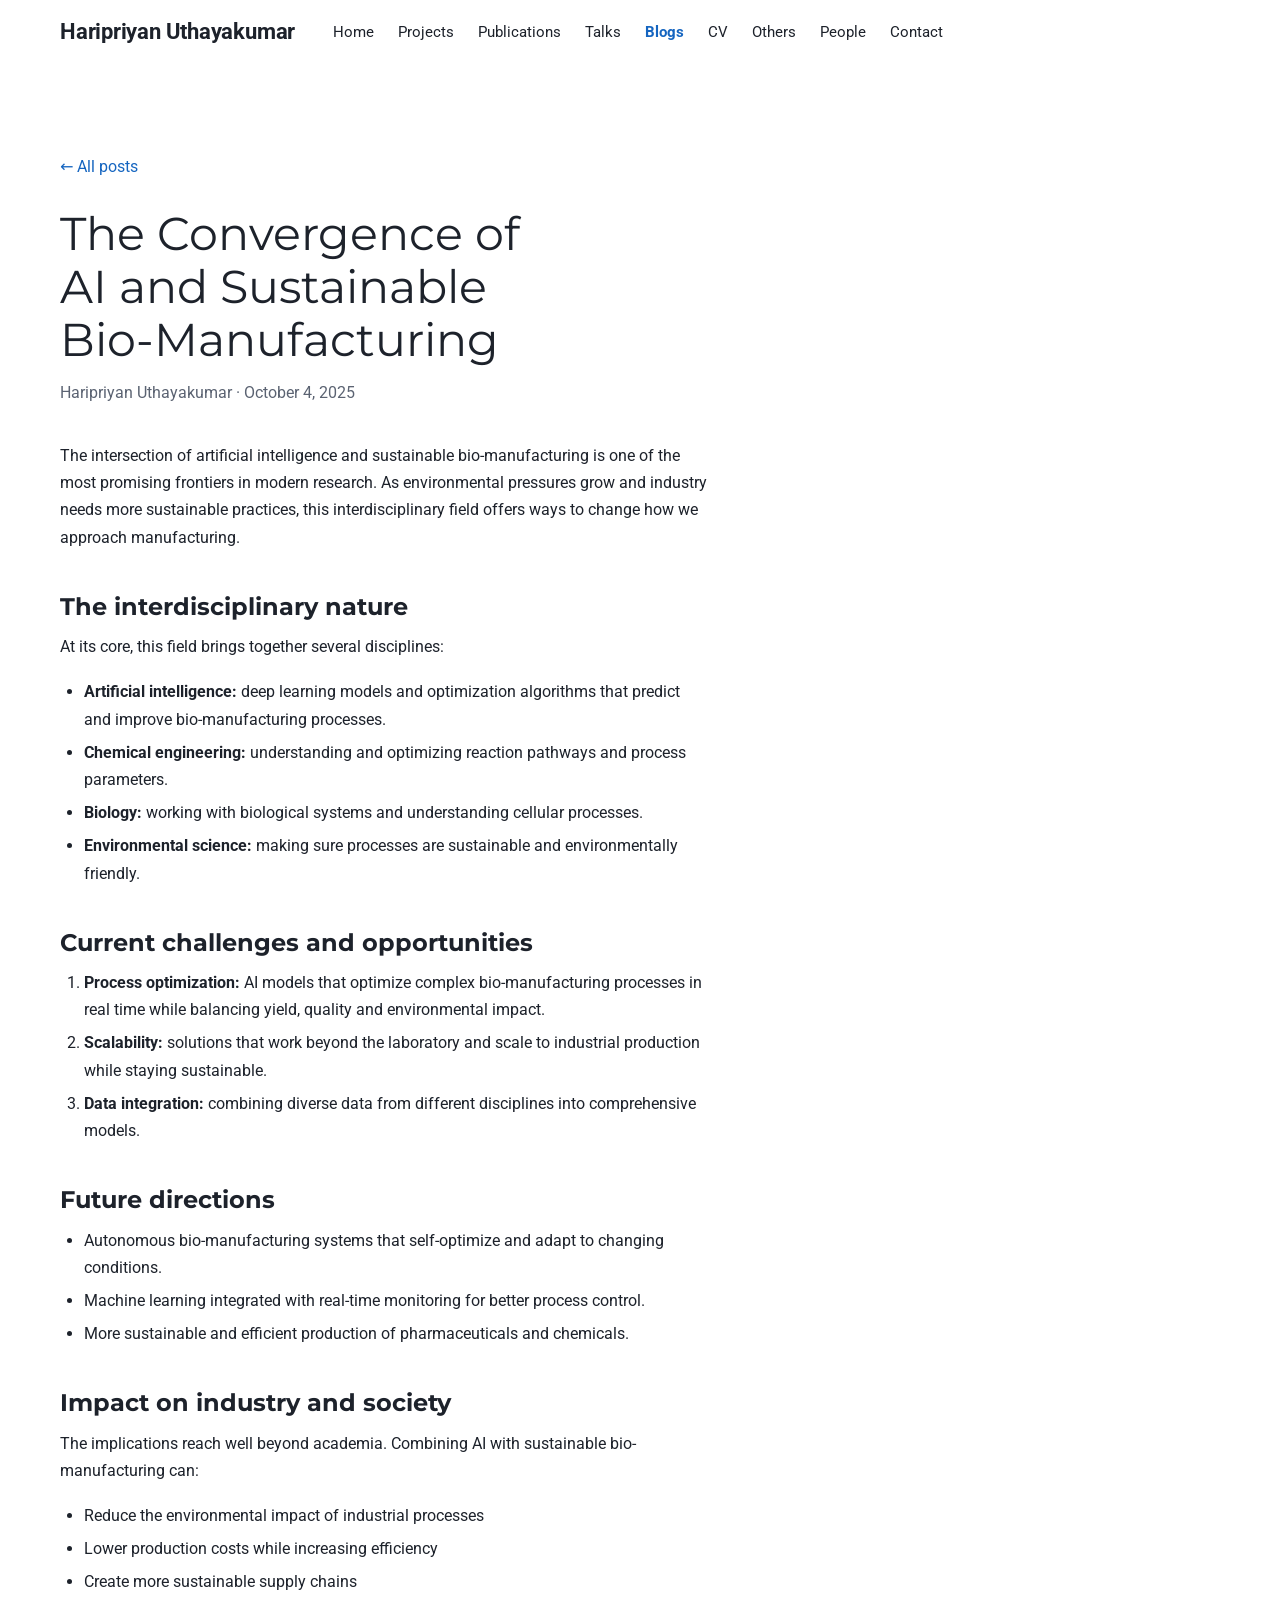
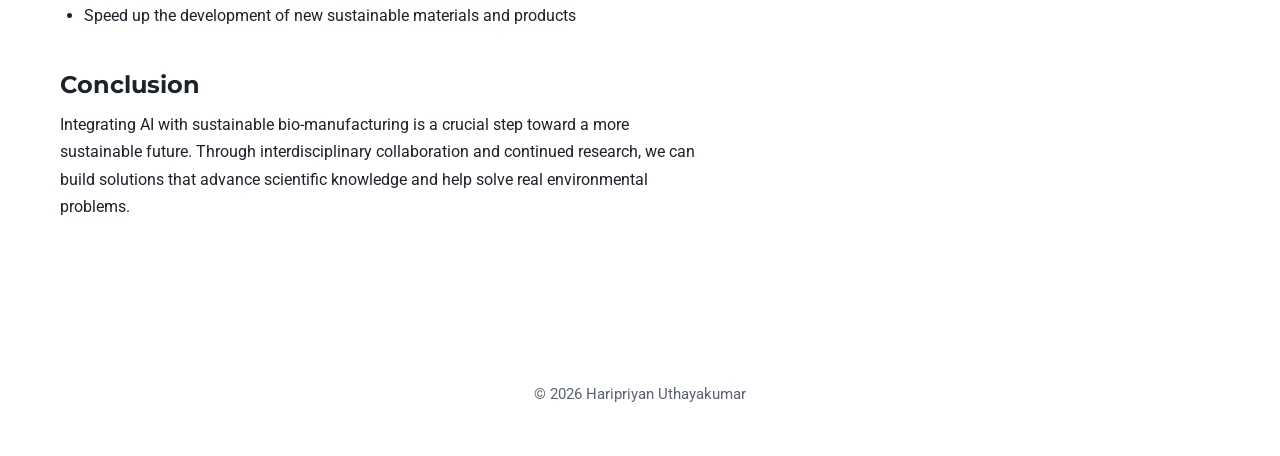
<file: blog/ai-bio-manufacturing.html>
<!doctype html>
<html lang="en">
<head>
<meta charset="utf-8">
<meta name="viewport" content="width=device-width, initial-scale=1, viewport-fit=cover">
<title>The Convergence of AI and Sustainable Bio-Manufacturing · Haripriyan Uthayakumar</title>
<meta name="description" content="An interdisciplinary perspective on AI and sustainable bio-manufacturing.">
<script>try { const t = localStorage.getItem('theme'); if (t) document.documentElement.dataset.theme = t; } catch (e) {}</script>
<link rel="preconnect" href="https://fonts.googleapis.com">
<link rel="preconnect" href="https://fonts.gstatic.com" crossorigin>
<link rel="stylesheet" href="https://fonts.googleapis.com/css2?family=Montserrat:wght@400;700&family=Roboto:wght@400;500;700&display=swap">
<link rel="stylesheet" href="../assets/style.css?v=20261102214230">
</head>
<body>
<nav class="navbar" aria-label="Main">
  <div class="container">
    <a class="brand" href="../index.html">Haripriyan Uthayakumar</a>
    <div class="nav-links">
      <a href="../index.html">Home</a>
      <a href="../projects.html">Projects</a>
      <a href="../publications.html">Publications</a>
      <a href="../talks.html">Talks</a>
      <a href="../blogs.html" class="active" aria-current="page">Blogs</a>
      <a href="../cv.html">CV</a>
      <a href="../others.html">Others</a>
      <a href="../people.html">People</a>
      <a href="../contact.html">Contact</a>
    </div>
    <button id="menu" type="button" aria-label="Open menu" aria-expanded="false">
      <svg viewBox="0 0 24 24" fill="none" stroke="currentColor" stroke-width="2" stroke-linecap="round"><path d="M4 7h16M4 12h16M4 17h16"/></svg>
    </button>
  </div>
</nav>
<main class="section">
  <div class="container">
    <article class="article">
      <a class="back" href="../blogs.html">← All posts</a>
      <h1>The Convergence of AI and Sustainable Bio-Manufacturing</h1>
      <p class="byline">Haripriyan Uthayakumar · October 4, 2025</p>
      <p>The intersection of artificial intelligence and sustainable bio-manufacturing is one of the most promising frontiers in modern research. As environmental pressures grow and industry needs more sustainable practices, this interdisciplinary field offers ways to change how we approach manufacturing.</p>
      <h3>The interdisciplinary nature</h3>
      <p>At its core, this field brings together several disciplines:</p>
      <ul>
        <li><strong>Artificial intelligence:</strong> deep learning models and optimization algorithms that predict and improve bio-manufacturing processes.</li>
        <li><strong>Chemical engineering:</strong> understanding and optimizing reaction pathways and process parameters.</li>
        <li><strong>Biology:</strong> working with biological systems and understanding cellular processes.</li>
        <li><strong>Environmental science:</strong> making sure processes are sustainable and environmentally friendly.</li>
      </ul>
      <h3>Current challenges and opportunities</h3>
      <ol>
        <li><strong>Process optimization:</strong> AI models that optimize complex bio-manufacturing processes in real time while balancing yield, quality and environmental impact.</li>
        <li><strong>Scalability:</strong> solutions that work beyond the laboratory and scale to industrial production while staying sustainable.</li>
        <li><strong>Data integration:</strong> combining diverse data from different disciplines into comprehensive models.</li>
      </ol>
      <h3>Future directions</h3>
      <ul>
        <li>Autonomous bio-manufacturing systems that self-optimize and adapt to changing conditions.</li>
        <li>Machine learning integrated with real-time monitoring for better process control.</li>
        <li>More sustainable and efficient production of pharmaceuticals and chemicals.</li>
      </ul>
      <h3>Impact on industry and society</h3>
      <p>The implications reach well beyond academia. Combining AI with sustainable bio-manufacturing can:</p>
      <ul>
        <li>Reduce the environmental impact of industrial processes</li>
        <li>Lower production costs while increasing efficiency</li>
        <li>Create more sustainable supply chains</li>
        <li>Speed up the development of new sustainable materials and products</li>
      </ul>
      <h3>Conclusion</h3>
      <p>Integrating AI with sustainable bio-manufacturing is a crucial step toward a more sustainable future. Through interdisciplinary collaboration and continued research, we can build solutions that advance scientific knowledge and help solve real environmental problems.</p>
    </article>
  </div>
</main>
<footer><div class="container">© <span id="yr">2026</span> Haripriyan Uthayakumar</div></footer>
<script src="../assets/site.js?v=20261102214230"></script>
</body>
</html>
</file>
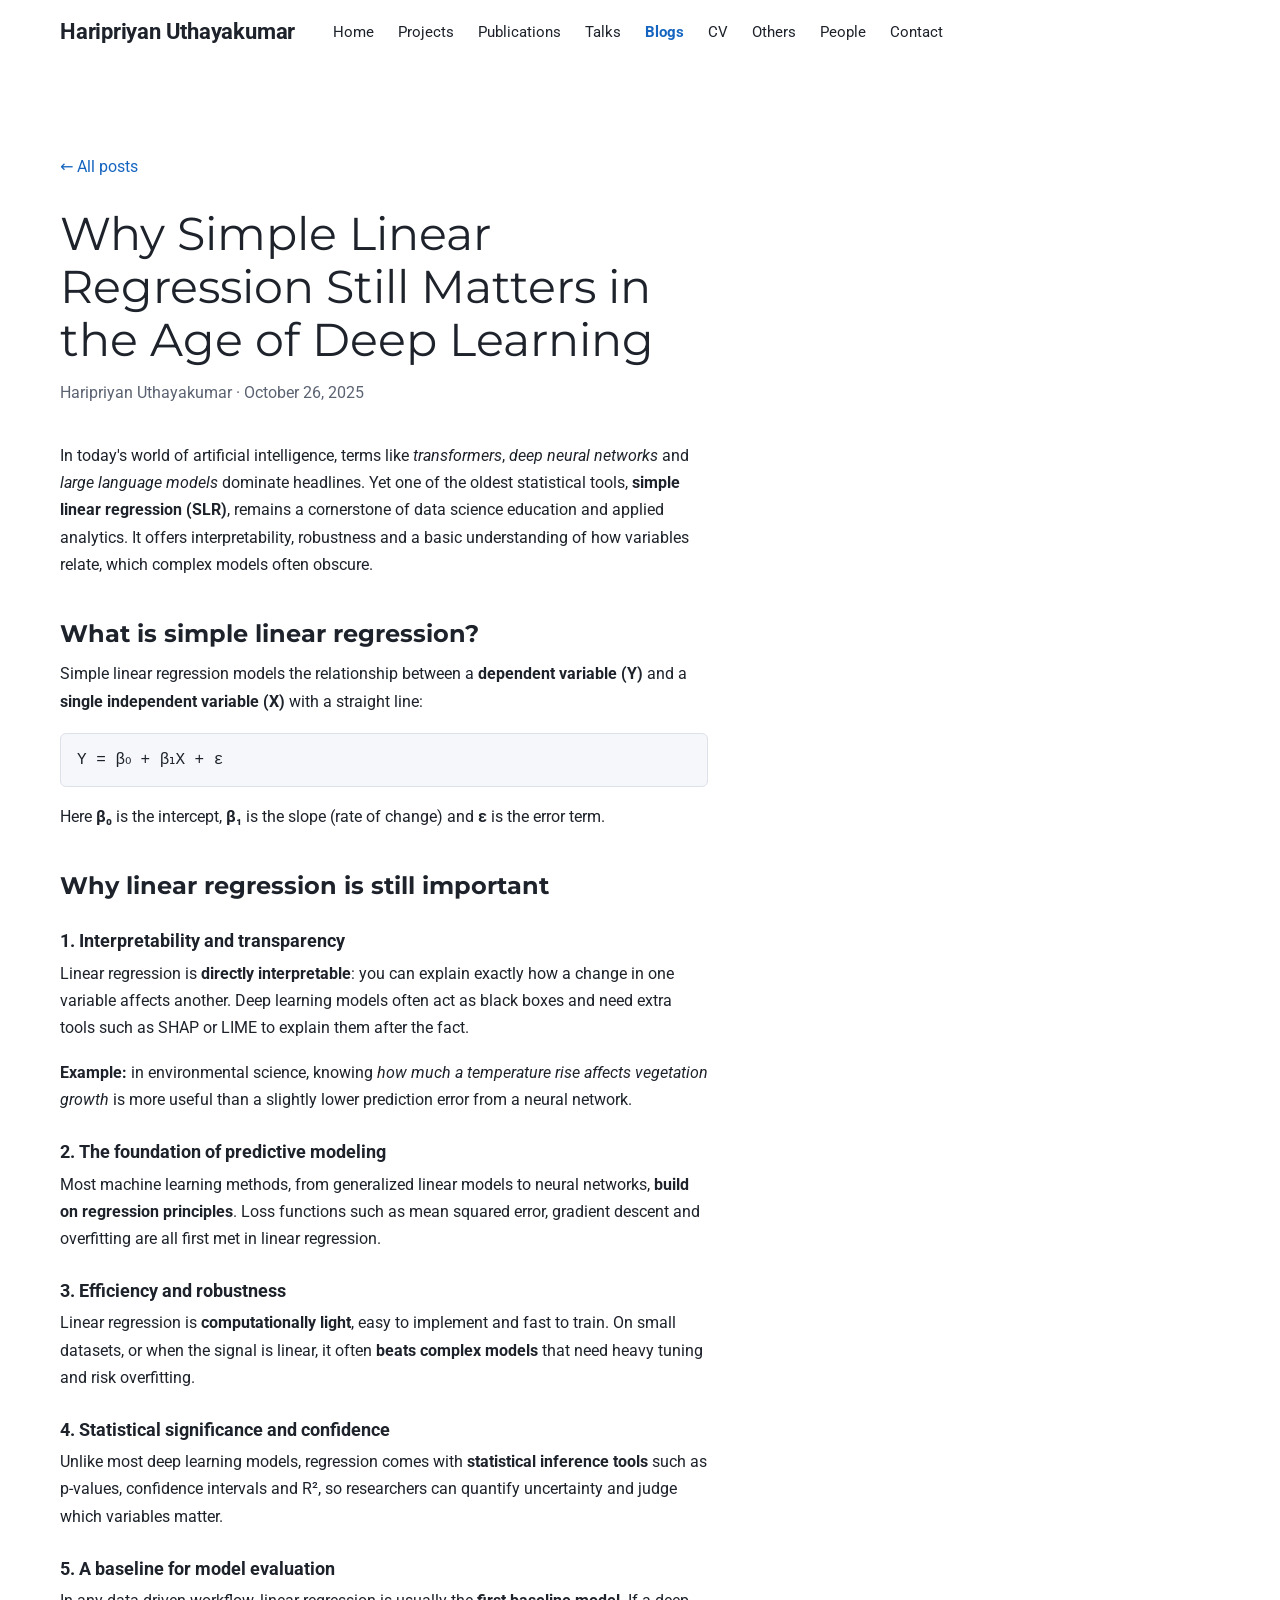
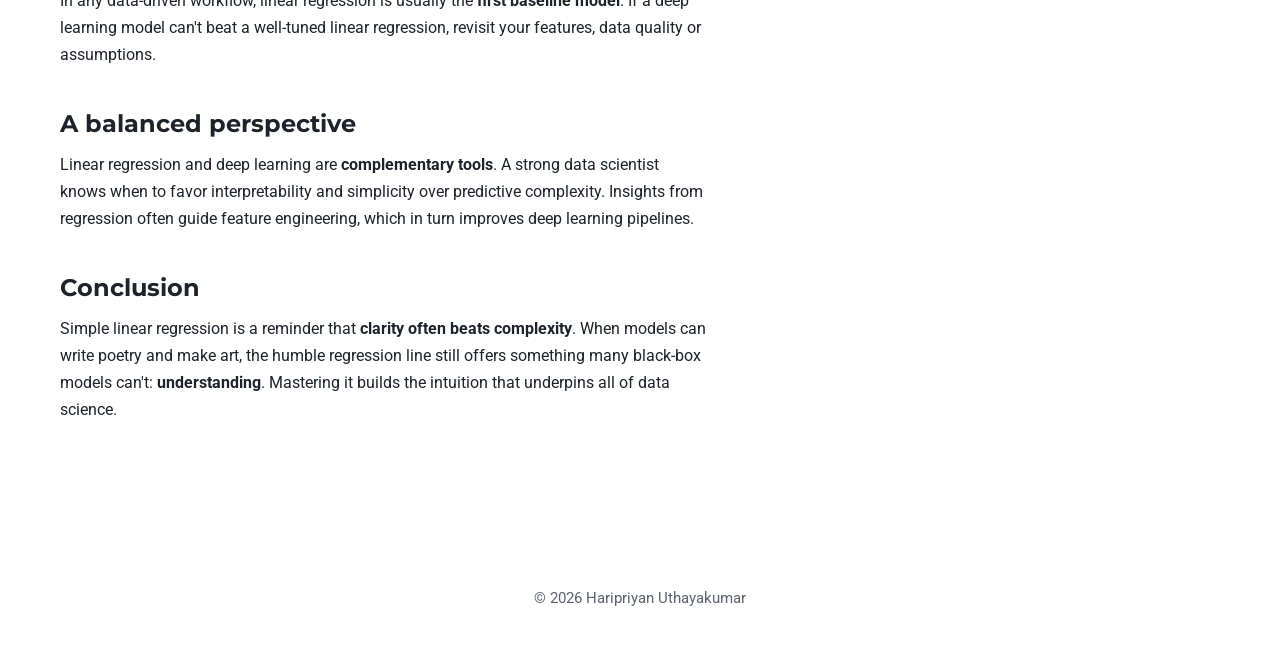
<file: blog/linear-regression-matters.html>
<!doctype html>
<html lang="en">
<head>
<meta charset="utf-8">
<meta name="viewport" content="width=device-width, initial-scale=1, viewport-fit=cover">
<title>Why Simple Linear Regression Still Matters in the Age of Deep Learning · Haripriyan Uthayakumar</title>
<meta name="description" content="Why the humble linear regression is still essential despite the rise of deep models.">
<script>try { const t = localStorage.getItem('theme'); if (t) document.documentElement.dataset.theme = t; } catch (e) {}</script>
<link rel="preconnect" href="https://fonts.googleapis.com">
<link rel="preconnect" href="https://fonts.gstatic.com" crossorigin>
<link rel="stylesheet" href="https://fonts.googleapis.com/css2?family=Montserrat:wght@400;700&family=Roboto:wght@400;500;700&display=swap">
<link rel="stylesheet" href="../assets/style.css?v=20261102214230">
</head>
<body>
<nav class="navbar" aria-label="Main">
  <div class="container">
    <a class="brand" href="../index.html">Haripriyan Uthayakumar</a>
    <div class="nav-links">
      <a href="../index.html">Home</a>
      <a href="../projects.html">Projects</a>
      <a href="../publications.html">Publications</a>
      <a href="../talks.html">Talks</a>
      <a href="../blogs.html" class="active" aria-current="page">Blogs</a>
      <a href="../cv.html">CV</a>
      <a href="../others.html">Others</a>
      <a href="../people.html">People</a>
      <a href="../contact.html">Contact</a>
    </div>
    <button id="menu" type="button" aria-label="Open menu" aria-expanded="false">
      <svg viewBox="0 0 24 24" fill="none" stroke="currentColor" stroke-width="2" stroke-linecap="round"><path d="M4 7h16M4 12h16M4 17h16"/></svg>
    </button>
  </div>
</nav>
<main class="section">
  <div class="container">
    <article class="article">
      <a class="back" href="../blogs.html">← All posts</a>
      <h1>Why Simple Linear Regression Still Matters in the Age of Deep Learning</h1>
      <p class="byline">Haripriyan Uthayakumar · October 26, 2025</p>
      <p>In today's world of artificial intelligence, terms like <em>transformers</em>, <em>deep neural networks</em> and <em>large language models</em> dominate headlines. Yet one of the oldest statistical tools, <strong>simple linear regression (SLR)</strong>, remains a cornerstone of data science education and applied analytics. It offers interpretability, robustness and a basic understanding of how variables relate, which complex models often obscure.</p>
      <h3>What is simple linear regression?</h3>
      <p>Simple linear regression models the relationship between a <strong>dependent variable (Y)</strong> and a <strong>single independent variable (X)</strong> with a straight line:</p>
      <pre>Y = β₀ + β₁X + ε</pre>
      <p>Here <strong>β₀</strong> is the intercept, <strong>β₁</strong> is the slope (rate of change) and <strong>ε</strong> is the error term.</p>
      <h3>Why linear regression is still important</h3>
      <h4>1. Interpretability and transparency</h4>
      <p>Linear regression is <strong>directly interpretable</strong>: you can explain exactly how a change in one variable affects another. Deep learning models often act as black boxes and need extra tools such as SHAP or LIME to explain them after the fact.</p>
      <p><strong>Example:</strong> in environmental science, knowing <em>how much a temperature rise affects vegetation growth</em> is more useful than a slightly lower prediction error from a neural network.</p>
      <h4>2. The foundation of predictive modeling</h4>
      <p>Most machine learning methods, from generalized linear models to neural networks, <strong>build on regression principles</strong>. Loss functions such as mean squared error, gradient descent and overfitting are all first met in linear regression.</p>
      <h4>3. Efficiency and robustness</h4>
      <p>Linear regression is <strong>computationally light</strong>, easy to implement and fast to train. On small datasets, or when the signal is linear, it often <strong>beats complex models</strong> that need heavy tuning and risk overfitting.</p>
      <h4>4. Statistical significance and confidence</h4>
      <p>Unlike most deep learning models, regression comes with <strong>statistical inference tools</strong> such as p-values, confidence intervals and R², so researchers can quantify uncertainty and judge which variables matter.</p>
      <h4>5. A baseline for model evaluation</h4>
      <p>In any data-driven workflow, linear regression is usually the <strong>first baseline model</strong>. If a deep learning model can't beat a well-tuned linear regression, revisit your features, data quality or assumptions.</p>
      <h3>A balanced perspective</h3>
      <p>Linear regression and deep learning are <strong>complementary tools</strong>. A strong data scientist knows when to favor interpretability and simplicity over predictive complexity. Insights from regression often guide feature engineering, which in turn improves deep learning pipelines.</p>
      <h3>Conclusion</h3>
      <p>Simple linear regression is a reminder that <strong>clarity often beats complexity</strong>. When models can write poetry and make art, the humble regression line still offers something many black-box models can't: <strong>understanding</strong>. Mastering it builds the intuition that underpins all of data science.</p>
    </article>
  </div>
</main>
<footer><div class="container">© <span id="yr">2026</span> Haripriyan Uthayakumar</div></footer>
<script src="../assets/site.js?v=20261102214230"></script>
</body>
</html>
</file>
<file: assets/style.css>
/* Layout: academic two-column sections (title left, content right), sticky top nav, alternating section bands. Dark first. */
:root {
  --bg: #0f1115;
  --band: #15181e;
  --surface: #1b1f27;
  --fg: #e7e9ee;
  --muted: #9aa1ad;
  --line: #2a2f3a;
  --accent: #5aa9ff;
  --display: "Montserrat", "Segoe UI", system-ui, sans-serif;
  --body: "Roboto", "Segoe UI", system-ui, sans-serif;
  color-scheme: dark;
}
@media (prefers-color-scheme: light) {
  :root:not([data-theme="dark"]) {
    --bg: #ffffff; --band: #f5f7fa; --surface: #ffffff; --fg: #1d222b; --muted: #5b6372; --line: #dde1e8; --accent: #1565c0;
    color-scheme: light;
  }
}
:root[data-theme="light"] {
  --bg: #ffffff; --band: #f5f7fa; --surface: #ffffff; --fg: #1d222b; --muted: #5b6372; --line: #dde1e8; --accent: #1565c0;
  color-scheme: light;
}

* { box-sizing: border-box; }
html { scroll-behavior: smooth; scroll-padding-top: 72px; }
body {
  margin: 0;
  background: var(--bg);
  color: var(--fg);
  font: 400 16px/1.7 var(--body);
  -webkit-font-smoothing: antialiased;
}
a { color: var(--accent); text-decoration: none; }
a:hover { text-decoration: underline; text-underline-offset: 3px; }
img { max-width: 100%; height: auto; display: block; }
strong { font-weight: 700; }
::selection { background: var(--accent); color: var(--bg); }
:focus-visible { outline: 2px solid var(--accent); outline-offset: 3px; border-radius: 4px; }

.container {
  max-width: 1200px;
  margin: 0 auto;
  padding-left: max(20px, env(safe-area-inset-left, 0px));
  padding-right: max(20px, env(safe-area-inset-right, 0px));
}

/* ---------- Nav ---------- */
body::before { content: ""; position: fixed; inset: 0 0 auto; height: env(safe-area-inset-top, 0px); z-index: 20; background: var(--bg); }
.navbar {
  position: sticky; top: env(safe-area-inset-top, 0px); z-index: 10;
  background: color-mix(in srgb, var(--bg) 92%, transparent);
  backdrop-filter: blur(8px);
  border-bottom: 1px solid transparent;
  transition: border-color .2s;
}
.navbar.scrolled { border-color: var(--line); }
.navbar .container { display: flex; align-items: center; gap: 28px; min-height: 64px; }
.brand { font: 700 22px/1 var(--body); color: var(--fg); letter-spacing: -.01em; white-space: nowrap; }
.brand:hover { text-decoration: none; }
.nav-links { display: flex; gap: 4px; flex-wrap: wrap; }
.nav-links a { color: var(--fg); font: 400 15px/1 var(--body); padding: 9px 10px; border-radius: 6px; }
.nav-links a:hover { color: var(--accent); text-decoration: none; }
.nav-links a.active { color: var(--accent); font-weight: 700; }
#menu {
  display: none; margin-left: auto; width: 40px; height: 40px; border-radius: 8px;
  border: 1px solid var(--line); background: transparent; color: var(--fg); cursor: pointer; place-items: center; padding: 0;
}
#menu svg { width: 20px; height: 20px; }

/* ---------- Sections ---------- */
.section { padding-block: 88px; }
.section.alt { background: var(--band); }
.row { display: grid; grid-template-columns: 1fr 2fr; gap: 48px; }
.row > * { min-width: 0; }
.section-title { font: 400 clamp(30px, 3.6vw, 42px)/1.15 var(--display); margin: 0; letter-spacing: -.01em; text-wrap: balance; }
.section-sub { color: var(--muted); font-size: 16px; margin: 10px 0 0; max-width: 34ch; }
h3.h-sub { font: 700 22px/1.3 var(--display); margin: 0 0 18px; }

/* ---------- Profile (home) ---------- */
#home { padding-block: 40px 88px; }
.profile { text-align: center; display: grid; justify-items: center; gap: 0; align-content: start; }
.avatar {
  width: min(320px, 70vw); aspect-ratio: 1; border-radius: 50%; overflow: hidden;
  box-shadow: 0 10px 30px rgba(0,0,0,.35);
  background: var(--surface);
}
.avatar img { width: 100%; height: 100%; object-fit: cover; object-position: 50% 30%; }

.theme-switch { display: flex; align-items: center; gap: 12px; margin: 28px 0 22px; color: var(--fg); }
.theme-switch svg { width: 30px; height: 30px; }
.switch {
  width: 72px; height: 32px; border-radius: 999px; border: 0; padding: 0; cursor: pointer;
  background: var(--line); position: relative;
}
.switch::after {
  content: ""; position: absolute; top: 5px; left: 6px; width: 22px; height: 22px; border-radius: 50%;
  background: var(--fg); transition: transform .25s;
}
:root[data-theme="light"] .switch::after { transform: translateX(38px); }
@media (prefers-color-scheme: light) { :root:not([data-theme]) .switch::after { transform: translateX(38px); } }

.profile h2 { font: 400 32px/1.2 var(--display); margin: 0 0 8px; letter-spacing: .01em; }
.profile .role { font: 400 17px/1.4 var(--display); color: var(--muted); margin: 0; }
.profile .org { font: 400 17px/1.4 var(--display); margin: 4px 0 0; }
.icons { display: flex; gap: 18px; justify-content: center; align-items: center; margin-top: 24px; flex-wrap: wrap; }
.icons a { color: var(--accent); display: grid; place-items: center; transition: transform .15s; }
.icons a:hover { transform: translateY(-2px); text-decoration: none; }
.icons svg { width: 36px; height: 36px; }
.icons .cv { font: 800 30px/1 var(--body); letter-spacing: -.02em; }

.about h1 { font: 400 clamp(34px, 4.2vw, 46px)/1.1 var(--display); margin: 0 0 18px; }
.about p { margin: 0 0 20px; }
.split { display: grid; grid-template-columns: 1fr 1fr; gap: 40px; margin-top: 44px; }
.split > * { min-width: 0; }

.ul-icons { list-style: none; margin: 0; padding: 0; display: grid; gap: 18px; }
.ul-icons li { display: grid; grid-template-columns: 28px 1fr; gap: 14px; }
.ul-icons svg { width: 24px; height: 24px; color: var(--fg); margin-top: 3px; }
.ul-icons .t { display: block; font-size: 16px; line-height: 1.5; }
.ul-icons .d { display: block; font-size: 15px; line-height: 1.6; }
.ul-icons .m { display: block; color: var(--muted); font-size: 14px; line-height: 1.6; }

.interests { list-style: none; margin: 0; padding: 0; display: grid; gap: 8px; }
.interests li { display: flex; gap: 12px; align-items: baseline; }
.interests li::before { content: ""; width: 7px; height: 7px; border-radius: 50%; background: var(--accent); flex: none; transform: translateY(-2px); }

/* ---------- Buttons (outlined, small) ---------- */
.btns { display: flex; flex-wrap: wrap; gap: 10px; margin-top: 12px; }
.btn-o {
  display: inline-block; font: 400 14px/1 var(--body); color: var(--accent);
  border: 1px solid var(--accent); border-radius: 4px; padding: 7px 9px; background: transparent; cursor: pointer;
}
.btn-o:hover { background: var(--accent); color: var(--bg); text-decoration: none; }
.btn-solid {
  display: inline-flex; align-items: center; gap: 8px; font: 500 16px/1 var(--body);
  color: var(--bg); background: var(--accent); border-radius: 6px; padding: 12px 16px;
}
.btn-solid:hover { text-decoration: none; filter: brightness(1.08); }

.callout {
  display: flex; gap: 14px; align-items: center;
  border: 1px solid var(--accent); border-radius: 6px; padding: 14px 18px; margin-bottom: 32px;
  color: var(--accent); font-size: 15px;
}
.callout svg { width: 26px; height: 26px; flex: none; }

/* ---------- Lists with optional thumbnail (projects, pubs, posts) ---------- */
.items { display: grid; gap: 36px; }
.item { display: grid; grid-template-columns: 1fr 200px; gap: 28px; align-items: start; }
.item.no-thumb { grid-template-columns: 1fr; }
.item > div { min-width: 0; }
.item h3 { font: 700 19px/1.35 var(--display); margin: 0 0 6px; text-wrap: balance; }
.item h3 a { color: var(--fg); }
.item h3 a:hover { color: var(--accent); }
.item .summary { margin: 0 0 10px; }
.item .meta { color: var(--muted); margin: 0; line-height: 1.6; }
.item .meta strong { color: var(--fg); }
.thumb { border-radius: 4px; overflow: hidden; background: #fff; aspect-ratio: 3 / 2; }
.thumb img { width: 100%; height: 100%; object-fit: contain; }

.pub-line { margin: 0; }
.pub-line .doc { display: inline-block; width: 16px; height: 16px; vertical-align: -2px; margin-right: 8px; color: var(--muted); }
.pub-line em { font-style: italic; }

.status { display: inline-block; font: 500 13px/1 var(--body); text-transform: uppercase; letter-spacing: .08em; padding: 5px 8px; border-radius: 4px; margin-left: 4px; vertical-align: 3px; border: 1px solid var(--line); color: var(--muted); }
.status.on { border-color: var(--accent); color: var(--accent); }
.tags { color: var(--muted); font-size: 15px; margin: 0; }

.see-all { display: inline-flex; align-items: center; gap: 6px; margin-top: 36px; font: 500 16px/1 var(--body); text-transform: uppercase; letter-spacing: .02em; }

/* ---------- CV ---------- */
.skills { display: grid; grid-template-columns: 1fr 1fr; gap: 24px 40px; }
.skills h4 { font: 700 16px/1.4 var(--body); margin: 0 0 4px; }
.skills p { margin: 0; color: var(--muted); }

/* ---------- Contact ---------- */
.contact-list { list-style: none; margin: 24px 0 0; padding: 0; display: grid; gap: 16px; }
.contact-list li { display: grid; grid-template-columns: 28px 1fr; gap: 14px; align-items: center; }
.contact-list svg { width: 22px; height: 22px; color: var(--fg); }
.email-row { display: flex; gap: 10px; align-items: center; flex-wrap: wrap; }
.email-row span { word-break: break-all; }
#copy { font: 400 13px/1 var(--body); }

/* ---------- Article (blog post) ---------- */
.article { max-width: 72ch; }
.article h1 { font: 400 clamp(32px, 4.5vw, 46px)/1.15 var(--display); margin: 0 0 12px; text-wrap: balance; }
.article .byline { color: var(--muted); margin: 0 0 36px; }
.article h3 { font: 700 24px/1.35 var(--display); margin: 40px 0 10px; }
.article h4 { font: 700 18px/1.4 var(--body); margin: 26px 0 6px; }
.article p { margin: 0 0 18px; }
.article ul, .article ol { margin: 0 0 18px; padding-left: 24px; display: grid; gap: 6px; }
.article pre { font: 400 16px/1.5 ui-monospace, Menlo, monospace; background: var(--band); border: 1px solid var(--line); border-radius: 6px; padding: 14px 16px; overflow-x: auto; }
.back { display: inline-block; margin-bottom: 28px; }

/* ---------- Footer ---------- */
footer { padding-block: 56px 48px; text-align: center; color: var(--muted); font-size: 15px; }

/* ---------- Small screens ---------- */
@media (max-width: 900px) {
  #menu { display: grid; }
  .nav-links {
    display: none; position: absolute; top: 100%; left: 0; right: 0;
    flex-direction: column; gap: 0; background: var(--bg); border-bottom: 1px solid var(--line);
    padding: 6px max(20px, env(safe-area-inset-right, 0px)) 12px max(20px, env(safe-area-inset-left, 0px));
  }
  .nav-links.open { display: flex; }
  .nav-links a { padding: 13px 0; border-bottom: 1px solid var(--line); border-radius: 0; font-size: 17px; }
  .nav-links a:last-child { border-bottom: 0; }
  .row { grid-template-columns: 1fr; gap: 28px; }
  .section { padding-block: 64px; }
  .section-sub { max-width: none; }
  .split, .skills { grid-template-columns: 1fr; }
  .about h1 { margin-top: 12px; }
}
@media (max-width: 600px) {
  body { font-size: 16px; }
  .item { grid-template-columns: 1fr; }
  .item .thumb { order: -1; max-width: 320px; }
  .avatar { width: 220px; }
  .profile h2 { font-size: 32px; }
}
@media (prefers-reduced-motion: reduce) {
  html { scroll-behavior: auto; }
  * { transition: none !important; }
}

.highlights { margin: 0 0 12px; padding-left: 20px; display: grid; gap: 6px; }
.highlights li::marker { color: var(--accent); }
.item .meta + .summary { margin-top: 6px; }

/* ---------- Talk photos ---------- */
button.photo { padding: 0; border: 0; cursor: zoom-in; display: block; width: 100%; }
.thumb.photo img { object-fit: cover; }
.gallery-block { padding-top: 8px; scroll-margin-top: 80px; }
.gallery { display: grid; grid-template-columns: repeat(4, 1fr); gap: 12px; }
.gallery .photo { aspect-ratio: 1; border-radius: 6px; overflow: hidden; background: var(--surface); }
.gallery img { width: 100%; height: 100%; object-fit: cover; transition: transform .3s; }
.gallery .photo:hover img { transform: scale(1.05); }
#lightbox {
  border: 0; padding: 0; background: transparent; max-width: min(1100px, 94vw); max-height: 92vh; overflow: visible;
}
#lightbox::backdrop { background: rgba(0, 0, 0, .85); }
#lightbox img { max-width: 100%; max-height: 82vh; border-radius: 6px; margin: 0 auto; }
#lightbox .lb-cap { color: #e7e9ee; text-align: center; margin: 12px 0 0; font-size: 15px; }
#lightbox .lb-close {
  position: absolute; top: -14px; right: -14px; width: 36px; height: 36px; border-radius: 50%;
  border: 0; background: #e7e9ee; color: #0f1115; font-size: 22px; line-height: 1; cursor: pointer;
}
@media (max-width: 600px) {
  .gallery { grid-template-columns: 1fr 1fr; }
  #lightbox .lb-close { top: -44px; right: 0; }
}
.gallery-block + .gallery-block { margin-top: 32px; }
.thumb.photo img { object-position: 50% 30%; }

/* ---------- University logos ---------- */
.ul-icons.edu li { grid-template-columns: 44px 1fr; align-items: start; }
.logo-tile {
  width: 44px; height: 44px; border-radius: 8px; background: #fff; display: grid; place-items: center; padding: 5px;
  box-shadow: 0 0 0 1px var(--line);
}
.logo-tile img { max-width: 100%; max-height: 100%; width: auto; height: auto; }

/* ---------- Research overview figure ---------- */
.overview { margin: 36px 0 0; background: #fff; border-radius: 10px; padding: 8px; box-shadow: 0 0 0 1px var(--line); }
.overview img { width: 100%; height: auto; border-radius: 6px; }
.overview .photo { background: transparent; }
#lightbox img[src$="research-overview.png"] { background: #fff; }
.gallery.g5 { grid-template-columns: repeat(5, 1fr); }
@media (max-width: 600px) { .gallery.g5 { grid-template-columns: 1fr 1fr; } .gallery.g5 .photo:first-child { grid-column: 1 / -1; aspect-ratio: 4 / 3; } }

/* ---------- Talks (title, venue, name, date, buttons; picture on the right) ---------- */
.item.talk { grid-template-columns: 1fr 200px; gap: 28px; }
.item.talk h3 { font: 700 19px/1.35 var(--display); margin: 0 0 8px; }
.item.talk .venue { display: grid; grid-template-columns: auto 1fr; align-items: center; gap: 10px; margin: 0 0 10px; font-size: 14px; line-height: 1.45; }
.venue-logo { display: grid; place-items: center; background: #fff; border-radius: 4px; padding: 3px 6px; height: 28px; min-width: 36px; }
.venue-logo img { display: block; }
.item.talk .who { margin: 0; font-weight: 700; color: var(--muted); font-size: 15px; line-height: 1.5; }
.item.talk .when { margin: 0; color: var(--muted); font-size: 15px; line-height: 1.6; }
.item.talk .btns { margin-top: 12px; }
.item.talk .thumb { aspect-ratio: 3 / 2; }
.logo-thumb { display: grid; place-items: center; padding: 18px; }
.logo-thumb img { max-height: 100%; object-fit: contain; }
@media (max-width: 600px) {
  .item.talk { grid-template-columns: 1fr; gap: 14px; }
  .item.talk .thumb { order: -1; max-width: 100%; }
  .item.talk .logo-thumb { display: none; }
  .item.talk h3 { font-size: 18px; }
}
.thumb.photo img.fit { object-fit: contain; background: #1f2a20; }

/* ---------- Others ---------- */
.prose-block { max-width: 66ch; }
.prose-block p { margin: 0 0 14px; }
.gallery.g2 { grid-template-columns: repeat(2, minmax(0, 220px)); margin-top: 22px; }
.gallery.g2 .photo { aspect-ratio: 3 / 4; }

/* ---------- One tab per page: keep the footer at the bottom of short pages ---------- */
body { min-height: 100vh; display: flex; flex-direction: column; }
body > main { flex: 1 0 auto; }
.btn-o.lg { font: 500 16px/1 var(--body); padding: 12px 16px; border-radius: 6px; }

/* ---------- Publications list ---------- */
.pub-group { margin: 52px 0 22px; display: flex; align-items: baseline; gap: 10px; }
.pub-group .count { font: 500 13px/1 var(--body); color: var(--muted); border: 1px solid var(--line); border-radius: 999px; padding: 4px 8px; }
.item.pub .pub-line { font-size: 16px; line-height: 1.5; margin-bottom: 4px; }
.item.pub .venue-line { margin: 0 0 2px; font-size: 14px; color: var(--fg); }
.item.pub .meta { font-size: 14px; }
.item.pub .meta strong { color: var(--fg); }
.item.pub .btns { margin-top: 10px; }

/* ---------- People ---------- */
.people-intro { max-width: 80ch; margin: 14px 0 36px; color: var(--muted); }
.people { list-style: none; margin: 0; padding: 0; display: grid; grid-template-columns: repeat(4, minmax(0, 1fr)); gap: 26px 28px; }
.person { min-width: 0; }
.person-name { display: inline-flex; align-items: flex-start; gap: 9px; font: 500 17px/1.35 var(--body); }
.person-name svg { width: 16px; height: 16px; flex: none; margin-top: 3px; }
.person p { margin: 6px 0 0 25px; color: var(--muted); font-size: 14px; line-height: 1.55; }
@media (max-width: 900px) { .people { grid-template-columns: repeat(2, minmax(0, 1fr)); } }
@media (max-width: 480px) { .people { grid-template-columns: 1fr; } }
.person .person-line { display: flex; align-items: center; gap: 7px; margin: 5px 0 0 25px; color: var(--muted); font-size: 14px; line-height: 1.45; }
.person .person-line svg { width: 14px; height: 14px; flex: none; opacity: .8; }
.person .person-name + .person-line { margin-top: 8px; }
/* Talks: the conference logo is the picture on the right, so the small venue logo only shows on phones */
@media (min-width: 601px) { .item.talk .venue { grid-template-columns: 1fr; } .item.talk .venue-logo { display: none; } }
.logo-thumb img { width: 100%; height: 100%; object-fit: contain; }
.logo-thumb { position: relative; }
.logo-thumb img { position: absolute; inset: 14px; width: calc(100% - 28px); height: calc(100% - 28px); max-height: none; object-fit: contain; }
</file>
